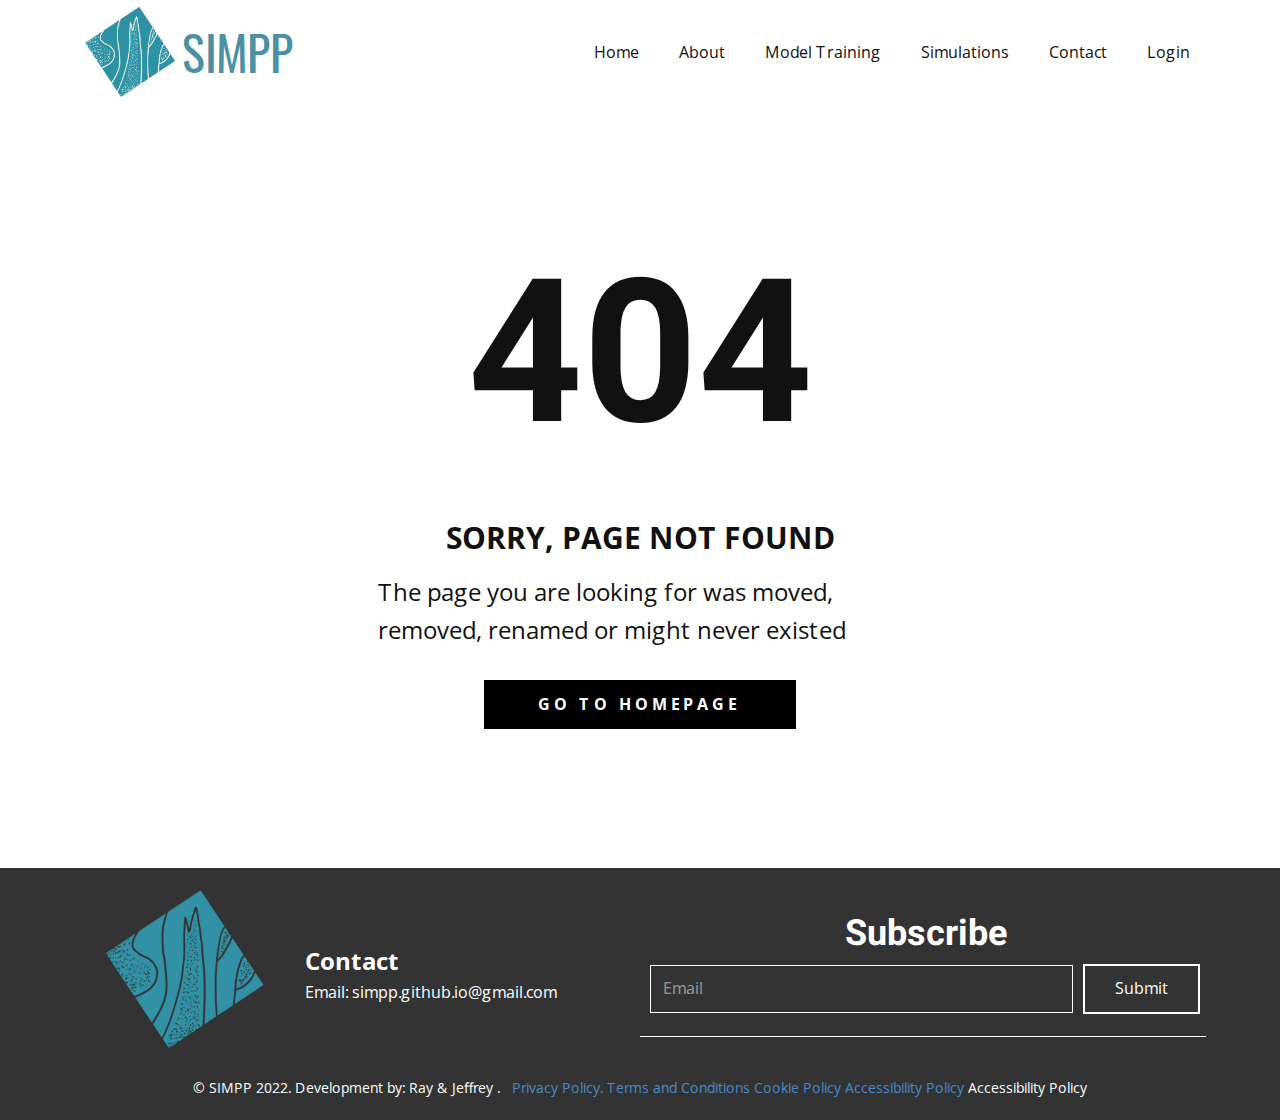
<file: 404-Not-Found.html>
<!DOCTYPE html>
<html style="font-size: 16px;" lang="en"><head>
    <meta name="viewport" content="width=device-width, initial-scale=1.0">
    <meta charset="utf-8">
    <meta name="keywords" content="">
    <meta name="description" content="">
    <meta name="page_type" content="np-template-header-footer-from-plugin">
    <title>404 Not Found</title>
    <link rel="stylesheet" href="nicepage.css" media="screen">
<link rel="stylesheet" href="404-Not-Found.css" media="screen">
    <script class="u-script" type="text/javascript" src="jquery.js" defer=""></script>
    <script class="u-script" type="text/javascript" src="nicepage.js" defer=""></script>
    <link rel="icon" href="images/favicon.png">
    <link id="u-theme-google-font" rel="stylesheet" href="fonts.css">
    <link id="u-page-google-font" rel="stylesheet" href="404-Not-Found-fonts.css">
    
    
    <script type="application/ld+json">{
		"@context": "http://schema.org",
		"@type": "Organization",
		"name": "SIMPP"
}</script>
    <meta name="theme-color" content="#478ac9">
    <meta property="og:title" content="404 Not Found">
    <meta property="og:description" content="">
    <meta property="og:type" content="website">
  <script src="https://www.google.com/recaptcha/api.js?render=6LeA3YwfAAAAAIdOSapftV9kzbWe_RAA2pHVobuo"></script>
    <script>
( function( grecaptcha, sitekey, actions ) {

	var recaptcha = {

		execute: function( action ) {
			grecaptcha.execute(
				sitekey,
				{ action: action }
			).then( function( token ) {
				var forms = document.getElementsByTagName( 'form' );

				for ( var i = 0; i < forms.length; i++ ) {
					var fields = forms[ i ].getElementsByTagName( 'input' );

					for ( var j = 0; j < fields.length; j++ ) {
						var field = fields[ j ];

						if ( 'recaptchaResponse' === field.getAttribute( 'name' ) ) {
							field.setAttribute( 'value', token );
							break;
						}
					}
				}
			} );
		},

		executeContact: function() {
			recaptcha.execute( actions[ 'contact' ] );
		}
	};

	grecaptcha.ready(
		recaptcha.executeContact
	);

	document.addEventListener( 'change',
		recaptcha.executeContact, false
	);
} )(
	grecaptcha,
	'6LeA3YwfAAAAAIdOSapftV9kzbWe_RAA2pHVobuo',
	{"contact":"contact"}
);
    </script>
</head>
  <body class="u-body u-xl-mode"><header class="u-clearfix u-header u-header" id="sec-acae"><div class="u-clearfix u-sheet u-valign-middle-md u-valign-middle-sm u-valign-middle-xs u-sheet-1">
        <div class="u-clearfix u-group-elements u-group-elements-1">
          <img class="u-hover-feature u-image u-image-default u-image-1" src="images/Untitled_Artwork911.png" alt="" data-image-width="1643" data-image-height="1341" data-href="Home.html" data-page-id="74660296">
          <h1 class="u-custom-font u-font-oswald u-hover-feature u-text u-text-custom-color-1 u-text-default u-text-1">
            <a class="u-active-none u-border-none u-btn u-button-link u-button-style u-hover-none u-none u-text-custom-color-1 u-btn-1" href="Home.html" data-page-id="74660296">SIMPP</a>
          </h1>
        </div>
        <nav class="u-align-left u-menu u-menu-dropdown u-offcanvas u-offcanvas-shift u-menu-1" data-responsive-from="MD">
          <div class="menu-collapse">
            <a class="u-button-style u-custom-text-active-color u-custom-text-hover-color u-nav-link" href="#" style="padding: 4px 0px; font-size: calc(1em + 8px);">
              <svg class="u-svg-link" preserveAspectRatio="xMidYMin slice" viewBox="0 0 302 302" style=""><use xmlns:xlink="http://www.w3.org/1999/xlink" xlink:href="#svg-5c50"></use></svg>
              <svg xmlns="http://www.w3.org/2000/svg" xmlns:xlink="http://www.w3.org/1999/xlink" version="1.1" id="svg-5c50" x="0px" y="0px" viewBox="0 0 302 302" style="enable-background:new 0 0 302 302;" xml:space="preserve" class="u-svg-content"><g><rect y="36" width="302" height="30"></rect><rect y="236" width="302" height="30"></rect><rect y="136" width="302" height="30"></rect>
</g><g></g><g></g><g></g><g></g><g></g><g></g><g></g><g></g><g></g><g></g><g></g><g></g><g></g><g></g><g></g></svg>
            </a>
          </div>
          <div class="u-custom-menu u-nav-container">
            <ul class="u-nav u-unstyled u-nav-1"><li class="u-nav-item"><a class="u-button-style u-nav-link u-text-active-palette-2-base u-text-hover-custom-color-1" href="Home.html" style="padding: 10px 20px;">Home</a>
</li><li class="u-nav-item"><a class="u-button-style u-nav-link u-text-active-palette-2-base u-text-hover-custom-color-1" href="About.html" style="padding: 10px 20px;">About</a>
</li><li class="u-nav-item"><a class="u-button-style u-nav-link u-text-active-palette-2-base u-text-hover-custom-color-1" href="Model-Training.html" style="padding: 10px 20px;">Model Training</a>
</li><li class="u-nav-item"><a class="u-button-style u-nav-link u-text-active-palette-2-base u-text-hover-custom-color-1" href="Simulations.html" style="padding: 10px 20px;">Simulations</a>
</li><li class="u-nav-item"><a class="u-button-style u-nav-link u-text-active-palette-2-base u-text-hover-custom-color-1" href="Contact.html" style="padding: 10px 20px;">Contact</a>
</li><li class="u-nav-item"><a class="u-button-style u-nav-link u-text-active-palette-2-base u-text-hover-custom-color-1" href="Login.html" style="padding: 10px 20px;">Login</a>
</li></ul>
          </div>
          <div class="u-custom-menu u-nav-container-collapse">
            <div class="u-align-center u-black u-container-style u-inner-container-layout u-opacity u-opacity-95 u-sidenav">
              <div class="u-inner-container-layout u-sidenav-overflow">
                <div class="u-menu-close"></div>
                <ul class="u-align-center u-nav u-popupmenu-items u-unstyled u-nav-2"><li class="u-nav-item"><a class="u-button-style u-nav-link" href="Home.html">Home</a>
</li><li class="u-nav-item"><a class="u-button-style u-nav-link" href="About.html">About</a>
</li><li class="u-nav-item"><a class="u-button-style u-nav-link" href="Model-Training.html">Model Training</a>
</li><li class="u-nav-item"><a class="u-button-style u-nav-link" href="Simulations.html">Simulations</a>
</li><li class="u-nav-item"><a class="u-button-style u-nav-link" href="Contact.html">Contact</a>
</li><li class="u-nav-item"><a class="u-button-style u-nav-link" href="Login.html">Login</a>
</li></ul>
              </div>
            </div>
            <div class="u-black u-menu-overlay u-opacity u-opacity-70"></div>
          </div>
        </nav>
      </div></header>
    <section class="u-clearfix u-section-1" id="sec-1960">
      <div class="u-clearfix u-sheet u-valign-middle u-sheet-1">
        <h1 class="u-hover-feature u-text u-text-default u-text-1">404</h1>
        <p class="u-text u-text-default u-text-not-found-message u-text-2">sorry, pa​ge not found</p>
        <p class="u-text u-text-3">The page you are looking for was moved, removed, renamed or might never existed</p>
        <a href="Home.html" data-page-id="74660296" class="u-active-white u-black u-border-2 u-border-active-black u-border-black u-border-hover-black u-btn u-button-style u-hover-white u-text-active-black u-text-body-alt-color u-text-hover-black u-btn-1">Go to homepage</a>
      </div>
      
    </section>
    
    
    <footer class="u-align-center u-clearfix u-footer u-grey-80 u-footer" id="sec-8b5f"><div class="u-clearfix u-sheet u-sheet-1">
        <img class="u-image u-image-default u-preserve-proportions u-image-1" src="images/Untitled_Artwork2.png" alt="" data-image-width="2048" data-image-height="2048">
        <p class="u-align-left u-text u-text-1">
          <span style="font-size: 1.5rem; font-weight: 700;">Contact</span>
          <br>Email:&nbsp;simpp.github.io@gmail.com<br>
          <br>
        </p>
        <h1 class="u-text u-text-2">Subscribe</h1>
        <div class="u-form u-form-1">
          <form action="scripts/form-8b5f-6.php" method="POST" class="u-clearfix u-form-horizontal u-form-spacing-10 u-inner-form" source="customphp" name="form" style="padding: 10px;">
            <div class="u-form-email u-form-group u-form-partition-factor-2">
              <label for="email-cca4" class="u-form-control-hidden u-label"></label>
              <input type="email" placeholder="Email" id="email-cca4" name="email" class="u-border-1 u-border-white u-input u-input-rectangle" required="">
            </div>
            <div class="u-align-left u-form-group u-form-submit">
              <a href="#" class="u-border-2 u-border-white u-btn u-btn-submit u-button-style u-hover-white u-none u-btn-1">Submit</a>
              <input type="submit" value="submit" class="u-form-control-hidden">
            </div>
            <div class="u-form-send-message u-form-send-success"> Thank you! Your message has been sent. </div>
            <div class="u-form-send-error u-form-send-message"> Unable to send your message. Please fix errors then try again. </div>
            <input type="hidden" value="" name="recaptchaResponse">
          </form>
        </div>
        <div class="u-border-1 u-border-white u-line u-line-horizontal u-line-1"></div>
        <p class="u-small-text u-text u-text-variant u-text-3"> © SIMPP 2022. Development by:&nbsp;Ray &amp; Jeffrey . &nbsp;&nbsp;<a href="https://ichthion.com/privacy-policy/" class="u-active-none u-border-none u-btn u-button-style u-hover-none u-none u-text-palette-1-base u-btn-2">Privacy Policy.</a>&nbsp;<a href="https://ichthion.com/terms-and-conditions/" class="u-active-none u-border-none u-btn u-button-style u-hover-none u-none u-text-palette-1-base u-btn-3">Terms and Conditions</a>&nbsp;<a href="https://ichthion.com/cookie-policy/" class="u-active-none u-border-none u-btn u-button-style u-hover-none u-none u-text-palette-1-base u-btn-4">Cookie Policy</a>&nbsp;<a href="https://ichthion.com/accessibility-policy/" class="u-active-none u-border-none u-btn u-button-style u-hover-none u-none u-text-palette-1-base u-btn-5">Accessibility Policy</a>&nbsp;Accessibility Policy
        </p>
      </div></footer>
  
</body></html>
</file>
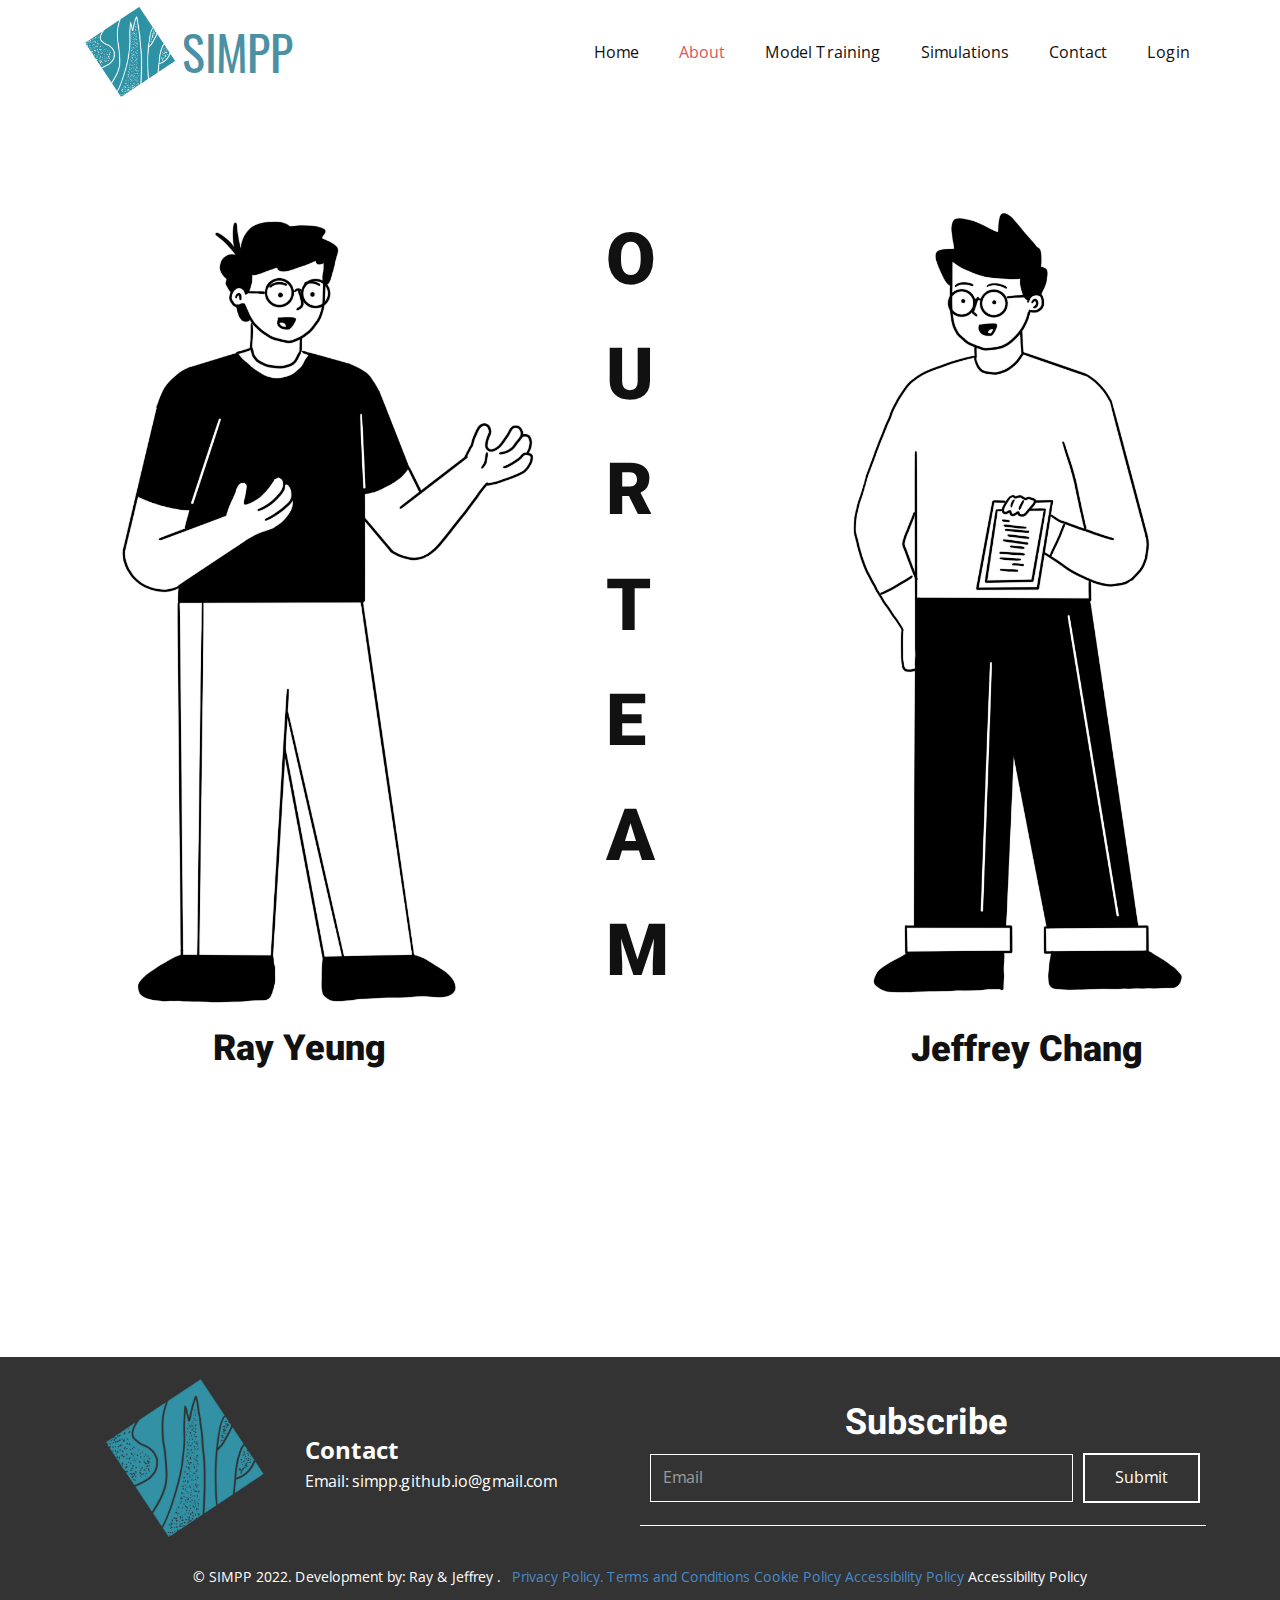
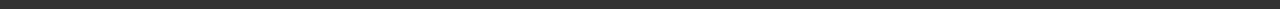
<file: About.html>
<!DOCTYPE html>
<html style="font-size: 16px;" lang="en"><head>
    <meta name="viewport" content="width=device-width, initial-scale=1.0">
    <meta charset="utf-8">
    <meta name="keywords" content="">
    <meta name="description" content="">
    <meta name="page_type" content="np-template-header-footer-from-plugin">
    <title>About</title>
    <link rel="stylesheet" href="nicepage.css" media="screen">
<link rel="stylesheet" href="About.css" media="screen">
    <script class="u-script" type="text/javascript" src="jquery.js" defer=""></script>
    <script class="u-script" type="text/javascript" src="nicepage.js" defer=""></script>
    <link rel="icon" href="images/favicon.png">
    <link id="u-theme-google-font" rel="stylesheet" href="fonts.css">
    <link id="u-page-google-font" rel="stylesheet" href="About-fonts.css">
    
    
    <script type="application/ld+json">{
		"@context": "http://schema.org",
		"@type": "Organization",
		"name": "SIMPP"
}</script>
    <meta name="theme-color" content="#478ac9">
    <meta property="og:title" content="About">
    <meta property="og:description" content="">
    <meta property="og:type" content="website">
  <script src="https://www.google.com/recaptcha/api.js?render=6LeA3YwfAAAAAIdOSapftV9kzbWe_RAA2pHVobuo"></script>
    <script>
( function( grecaptcha, sitekey, actions ) {

	var recaptcha = {

		execute: function( action ) {
			grecaptcha.execute(
				sitekey,
				{ action: action }
			).then( function( token ) {
				var forms = document.getElementsByTagName( 'form' );

				for ( var i = 0; i < forms.length; i++ ) {
					var fields = forms[ i ].getElementsByTagName( 'input' );

					for ( var j = 0; j < fields.length; j++ ) {
						var field = fields[ j ];

						if ( 'recaptchaResponse' === field.getAttribute( 'name' ) ) {
							field.setAttribute( 'value', token );
							break;
						}
					}
				}
			} );
		},

		executeContact: function() {
			recaptcha.execute( actions[ 'contact' ] );
		}
	};

	grecaptcha.ready(
		recaptcha.executeContact
	);

	document.addEventListener( 'change',
		recaptcha.executeContact, false
	);
} )(
	grecaptcha,
	'6LeA3YwfAAAAAIdOSapftV9kzbWe_RAA2pHVobuo',
	{"contact":"contact"}
);
    </script>
</head>
  <body class="u-body u-xl-mode"><header class="u-clearfix u-header u-header" id="sec-acae"><div class="u-clearfix u-sheet u-valign-middle-md u-valign-middle-sm u-valign-middle-xs u-sheet-1">
        <div class="u-clearfix u-group-elements u-group-elements-1">
          <img class="u-hover-feature u-image u-image-default u-image-1" src="images/Untitled_Artwork911.png" alt="" data-image-width="1643" data-image-height="1341" data-href="Home.html" data-page-id="74660296">
          <h1 class="u-custom-font u-font-oswald u-hover-feature u-text u-text-custom-color-1 u-text-default u-text-1">
            <a class="u-active-none u-border-none u-btn u-button-link u-button-style u-hover-none u-none u-text-custom-color-1 u-btn-1" href="Home.html" data-page-id="74660296">SIMPP</a>
          </h1>
        </div>
        <nav class="u-align-left u-menu u-menu-dropdown u-offcanvas u-offcanvas-shift u-menu-1" data-responsive-from="MD">
          <div class="menu-collapse">
            <a class="u-button-style u-custom-text-active-color u-custom-text-hover-color u-nav-link" href="#" style="padding: 4px 0px; font-size: calc(1em + 8px);">
              <svg class="u-svg-link" preserveAspectRatio="xMidYMin slice" viewBox="0 0 302 302" style=""><use xmlns:xlink="http://www.w3.org/1999/xlink" xlink:href="#svg-5c50"></use></svg>
              <svg xmlns="http://www.w3.org/2000/svg" xmlns:xlink="http://www.w3.org/1999/xlink" version="1.1" id="svg-5c50" x="0px" y="0px" viewBox="0 0 302 302" style="enable-background:new 0 0 302 302;" xml:space="preserve" class="u-svg-content"><g><rect y="36" width="302" height="30"></rect><rect y="236" width="302" height="30"></rect><rect y="136" width="302" height="30"></rect>
</g><g></g><g></g><g></g><g></g><g></g><g></g><g></g><g></g><g></g><g></g><g></g><g></g><g></g><g></g><g></g></svg>
            </a>
          </div>
          <div class="u-custom-menu u-nav-container">
            <ul class="u-nav u-unstyled u-nav-1"><li class="u-nav-item"><a class="u-button-style u-nav-link u-text-active-palette-2-base u-text-hover-custom-color-1" href="Home.html" style="padding: 10px 20px;">Home</a>
</li><li class="u-nav-item"><a class="u-button-style u-nav-link u-text-active-palette-2-base u-text-hover-custom-color-1" href="About.html" style="padding: 10px 20px;">About</a>
</li><li class="u-nav-item"><a class="u-button-style u-nav-link u-text-active-palette-2-base u-text-hover-custom-color-1" href="Model-Training.html" style="padding: 10px 20px;">Model Training</a>
</li><li class="u-nav-item"><a class="u-button-style u-nav-link u-text-active-palette-2-base u-text-hover-custom-color-1" href="Simulations.html" style="padding: 10px 20px;">Simulations</a>
</li><li class="u-nav-item"><a class="u-button-style u-nav-link u-text-active-palette-2-base u-text-hover-custom-color-1" href="Contact.html" style="padding: 10px 20px;">Contact</a>
</li><li class="u-nav-item"><a class="u-button-style u-nav-link u-text-active-palette-2-base u-text-hover-custom-color-1" href="Login.html" style="padding: 10px 20px;">Login</a>
</li></ul>
          </div>
          <div class="u-custom-menu u-nav-container-collapse">
            <div class="u-align-center u-black u-container-style u-inner-container-layout u-opacity u-opacity-95 u-sidenav">
              <div class="u-inner-container-layout u-sidenav-overflow">
                <div class="u-menu-close"></div>
                <ul class="u-align-center u-nav u-popupmenu-items u-unstyled u-nav-2"><li class="u-nav-item"><a class="u-button-style u-nav-link" href="Home.html">Home</a>
</li><li class="u-nav-item"><a class="u-button-style u-nav-link" href="About.html">About</a>
</li><li class="u-nav-item"><a class="u-button-style u-nav-link" href="Model-Training.html">Model Training</a>
</li><li class="u-nav-item"><a class="u-button-style u-nav-link" href="Simulations.html">Simulations</a>
</li><li class="u-nav-item"><a class="u-button-style u-nav-link" href="Contact.html">Contact</a>
</li><li class="u-nav-item"><a class="u-button-style u-nav-link" href="Login.html">Login</a>
</li></ul>
              </div>
            </div>
            <div class="u-black u-menu-overlay u-opacity u-opacity-70"></div>
          </div>
        </nav>
      </div></header>
    <section class="u-clearfix u-section-1" id="sec-3fbc">
      <div class="u-clearfix u-sheet u-sheet-1">
        <img class="u-hover-feature u-image u-image-default u-image-1" src="images/Untitled_Artwork97copy2.png" alt="" data-image-width="653" data-image-height="1509">
        <img class="u-expanded-width-xs u-hover-feature u-image u-image-default u-image-2" src="images/Untitled_Artwork97copy.png" alt="" data-image-width="808" data-image-height="1469">
        <h1 class="u-text u-text-font u-title u-text-1">OUR TEAM</h1>
        <h1 class="u-text u-text-font u-title u-text-2">Ray Yeung</h1>
        <h1 class="u-text u-text-font u-title u-text-3">Jeffrey Chang</h1>
      </div>
      
      
    </section>
    
    
    <footer class="u-align-center u-clearfix u-footer u-grey-80 u-footer" id="sec-8b5f"><div class="u-clearfix u-sheet u-sheet-1">
        <img class="u-image u-image-default u-preserve-proportions u-image-1" src="images/Untitled_Artwork2.png" alt="" data-image-width="2048" data-image-height="2048">
        <p class="u-align-left u-text u-text-1">
          <span style="font-size: 1.5rem; font-weight: 700;">Contact</span>
          <br>Email:&nbsp;simpp.github.io@gmail.com<br>
          <br>
        </p>
        <h1 class="u-text u-text-2">Subscribe</h1>
        <div class="u-form u-form-1">
          <form action="scripts/form-8b5f.php" method="POST" class="u-clearfix u-form-horizontal u-form-spacing-10 u-inner-form" source="customphp" name="form" style="padding: 10px;">
            <div class="u-form-email u-form-group u-form-partition-factor-2">
              <label for="email-cca4" class="u-form-control-hidden u-label"></label>
              <input type="email" placeholder="Email" id="email-cca4" name="email" class="u-border-1 u-border-white u-input u-input-rectangle" required="">
            </div>
            <div class="u-align-left u-form-group u-form-submit">
              <a href="#" class="u-border-2 u-border-white u-btn u-btn-submit u-button-style u-hover-white u-none u-btn-1">Submit</a>
              <input type="submit" value="submit" class="u-form-control-hidden">
            </div>
            <div class="u-form-send-message u-form-send-success"> Thank you! Your message has been sent. </div>
            <div class="u-form-send-error u-form-send-message"> Unable to send your message. Please fix errors then try again. </div>
            <input type="hidden" value="" name="recaptchaResponse">
          </form>
        </div>
        <div class="u-border-1 u-border-white u-line u-line-horizontal u-line-1"></div>
        <p class="u-small-text u-text u-text-variant u-text-3"> © SIMPP 2022. Development by:&nbsp;Ray &amp; Jeffrey . &nbsp;&nbsp;<a href="https://ichthion.com/privacy-policy/" class="u-active-none u-border-none u-btn u-button-style u-hover-none u-none u-text-palette-1-base u-btn-2">Privacy Policy.</a>&nbsp;<a href="https://ichthion.com/terms-and-conditions/" class="u-active-none u-border-none u-btn u-button-style u-hover-none u-none u-text-palette-1-base u-btn-3">Terms and Conditions</a>&nbsp;<a href="https://ichthion.com/cookie-policy/" class="u-active-none u-border-none u-btn u-button-style u-hover-none u-none u-text-palette-1-base u-btn-4">Cookie Policy</a>&nbsp;<a href="https://ichthion.com/accessibility-policy/" class="u-active-none u-border-none u-btn u-button-style u-hover-none u-none u-text-palette-1-base u-btn-5">Accessibility Policy</a>&nbsp;Accessibility Policy
        </p>
      </div></footer><span style="height: 64px; width: 64px; margin-left: 0px; margin-right: auto; margin-top: 0px; background-image: none; right: 45px; bottom: 80px; padding: 15px;" class="u-back-to-top u-black u-icon u-icon-rectangle u-opacity u-opacity-80 u-radius-15 u-spacing-15" data-href="#">
        <svg class="u-svg-link" preserveAspectRatio="xMidYMin slice" viewBox="0 0 551.13 551.13"><use xmlns:xlink="http://www.w3.org/1999/xlink" xlink:href="#svg-1d98"></use></svg>
        <svg class="u-svg-content" enable-background="new 0 0 551.13 551.13" viewBox="0 0 551.13 551.13" xmlns="http://www.w3.org/2000/svg" id="svg-1d98"><path d="m275.565 189.451 223.897 223.897h51.668l-275.565-275.565-275.565 275.565h51.668z"></path></svg>
    </span>
  
</body></html>
</file>
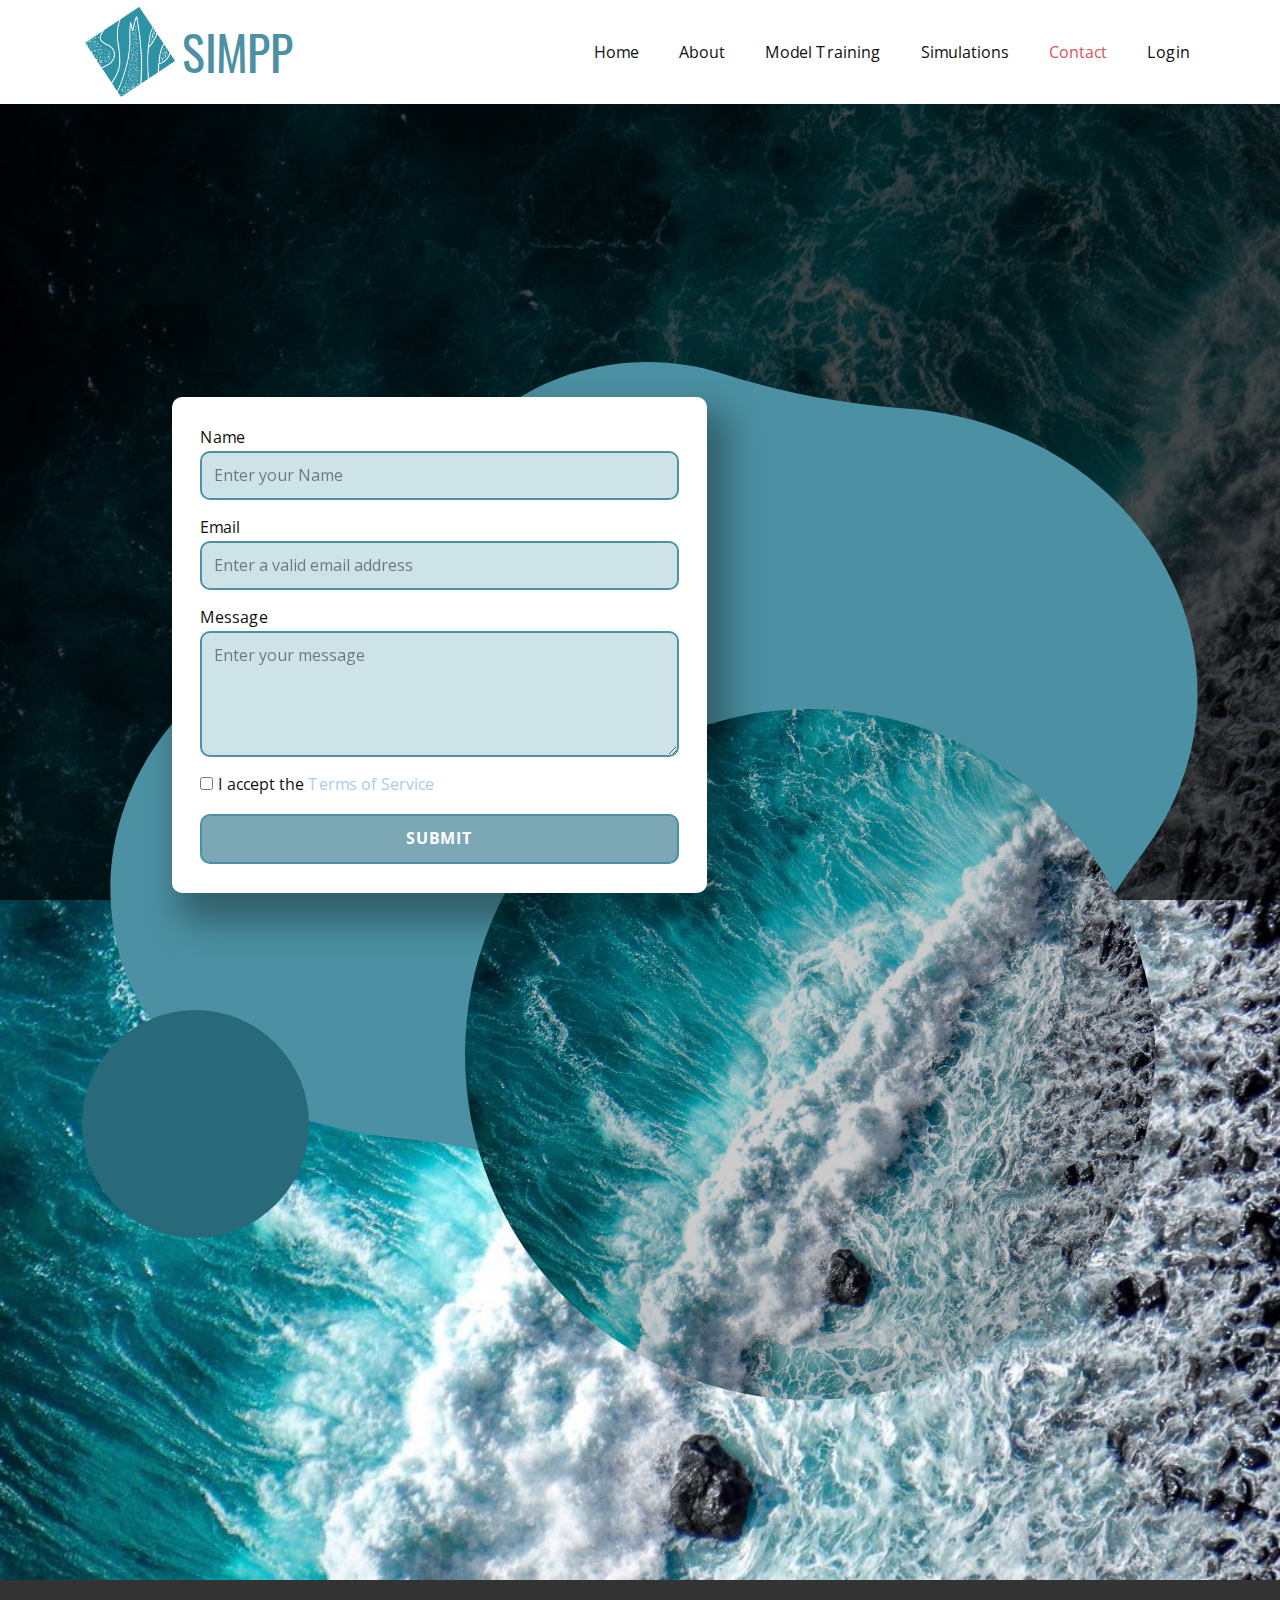
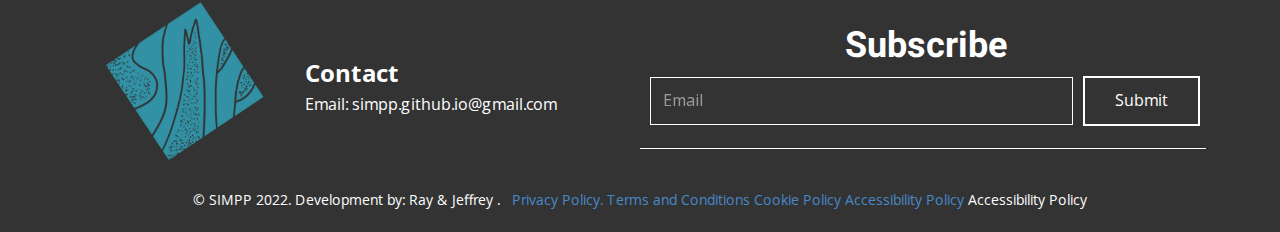
<file: Contact.html>
<!DOCTYPE html>
<html style="font-size: 16px;" lang="en"><head>
    <meta name="viewport" content="width=device-width, initial-scale=1.0">
    <meta charset="utf-8">
    <meta name="keywords" content="">
    <meta name="description" content="">
    <meta name="page_type" content="np-template-header-footer-from-plugin">
    <title>Contact</title>
    <link rel="stylesheet" href="nicepage.css" media="screen">
<link rel="stylesheet" href="Contact.css" media="screen">
    <script class="u-script" type="text/javascript" src="jquery.js" defer=""></script>
    <script class="u-script" type="text/javascript" src="nicepage.js" defer=""></script>
    
    <link rel="icon" href="images/favicon.png">
    <link id="u-theme-google-font" rel="stylesheet" href="fonts.css">
    <link id="u-page-google-font" rel="stylesheet" href="Contact-fonts.css">
    
    
    <script type="application/ld+json">{
		"@context": "http://schema.org",
		"@type": "Organization",
		"name": "SIMPP"
}</script>
    <meta name="theme-color" content="#478ac9">
    <meta property="og:title" content="Contact">
    <meta property="og:description" content="">
    <meta property="og:type" content="website">
  <script src="https://www.google.com/recaptcha/api.js?render=6LeA3YwfAAAAAIdOSapftV9kzbWe_RAA2pHVobuo"></script>
    <script>
( function( grecaptcha, sitekey, actions ) {

	var recaptcha = {

		execute: function( action ) {
			grecaptcha.execute(
				sitekey,
				{ action: action }
			).then( function( token ) {
				var forms = document.getElementsByTagName( 'form' );

				for ( var i = 0; i < forms.length; i++ ) {
					var fields = forms[ i ].getElementsByTagName( 'input' );

					for ( var j = 0; j < fields.length; j++ ) {
						var field = fields[ j ];

						if ( 'recaptchaResponse' === field.getAttribute( 'name' ) ) {
							field.setAttribute( 'value', token );
							break;
						}
					}
				}
			} );
		},

		executeContact: function() {
			recaptcha.execute( actions[ 'contact' ] );
		}
	};

	grecaptcha.ready(
		recaptcha.executeContact
	);

	document.addEventListener( 'change',
		recaptcha.executeContact, false
	);
} )(
	grecaptcha,
	'6LeA3YwfAAAAAIdOSapftV9kzbWe_RAA2pHVobuo',
	{"contact":"contact"}
);
    </script>
</head>
  <body class="u-body u-xl-mode"><header class="u-clearfix u-header u-header" id="sec-acae"><div class="u-clearfix u-sheet u-valign-middle-md u-valign-middle-sm u-valign-middle-xs u-sheet-1">
        <div class="u-clearfix u-group-elements u-group-elements-1">
          <img class="u-hover-feature u-image u-image-default u-image-1" src="images/Untitled_Artwork911.png" alt="" data-image-width="1643" data-image-height="1341" data-href="Home.html" data-page-id="74660296">
          <h1 class="u-custom-font u-font-oswald u-hover-feature u-text u-text-custom-color-1 u-text-default u-text-1">
            <a class="u-active-none u-border-none u-btn u-button-link u-button-style u-hover-none u-none u-text-custom-color-1 u-btn-1" href="Home.html" data-page-id="74660296">SIMPP</a>
          </h1>
        </div>
        <nav class="u-align-left u-menu u-menu-dropdown u-offcanvas u-offcanvas-shift u-menu-1" data-responsive-from="MD">
          <div class="menu-collapse">
            <a class="u-button-style u-custom-text-active-color u-custom-text-hover-color u-nav-link" href="#" style="padding: 4px 0px; font-size: calc(1em + 8px);">
              <svg class="u-svg-link" preserveAspectRatio="xMidYMin slice" viewBox="0 0 302 302" style=""><use xmlns:xlink="http://www.w3.org/1999/xlink" xlink:href="#svg-5c50"></use></svg>
              <svg xmlns="http://www.w3.org/2000/svg" xmlns:xlink="http://www.w3.org/1999/xlink" version="1.1" id="svg-5c50" x="0px" y="0px" viewBox="0 0 302 302" style="enable-background:new 0 0 302 302;" xml:space="preserve" class="u-svg-content"><g><rect y="36" width="302" height="30"></rect><rect y="236" width="302" height="30"></rect><rect y="136" width="302" height="30"></rect>
</g><g></g><g></g><g></g><g></g><g></g><g></g><g></g><g></g><g></g><g></g><g></g><g></g><g></g><g></g><g></g></svg>
            </a>
          </div>
          <div class="u-custom-menu u-nav-container">
            <ul class="u-nav u-unstyled u-nav-1"><li class="u-nav-item"><a class="u-button-style u-nav-link u-text-active-palette-2-base u-text-hover-custom-color-1" href="Home.html" style="padding: 10px 20px;">Home</a>
</li><li class="u-nav-item"><a class="u-button-style u-nav-link u-text-active-palette-2-base u-text-hover-custom-color-1" href="About.html" style="padding: 10px 20px;">About</a>
</li><li class="u-nav-item"><a class="u-button-style u-nav-link u-text-active-palette-2-base u-text-hover-custom-color-1" href="Model-Training.html" style="padding: 10px 20px;">Model Training</a>
</li><li class="u-nav-item"><a class="u-button-style u-nav-link u-text-active-palette-2-base u-text-hover-custom-color-1" href="Simulations.html" style="padding: 10px 20px;">Simulations</a>
</li><li class="u-nav-item"><a class="u-button-style u-nav-link u-text-active-palette-2-base u-text-hover-custom-color-1" href="Contact.html" style="padding: 10px 20px;">Contact</a>
</li><li class="u-nav-item"><a class="u-button-style u-nav-link u-text-active-palette-2-base u-text-hover-custom-color-1" href="Login.html" style="padding: 10px 20px;">Login</a>
</li></ul>
          </div>
          <div class="u-custom-menu u-nav-container-collapse">
            <div class="u-align-center u-black u-container-style u-inner-container-layout u-opacity u-opacity-95 u-sidenav">
              <div class="u-inner-container-layout u-sidenav-overflow">
                <div class="u-menu-close"></div>
                <ul class="u-align-center u-nav u-popupmenu-items u-unstyled u-nav-2"><li class="u-nav-item"><a class="u-button-style u-nav-link" href="Home.html">Home</a>
</li><li class="u-nav-item"><a class="u-button-style u-nav-link" href="About.html">About</a>
</li><li class="u-nav-item"><a class="u-button-style u-nav-link" href="Model-Training.html">Model Training</a>
</li><li class="u-nav-item"><a class="u-button-style u-nav-link" href="Simulations.html">Simulations</a>
</li><li class="u-nav-item"><a class="u-button-style u-nav-link" href="Contact.html">Contact</a>
</li><li class="u-nav-item"><a class="u-button-style u-nav-link" href="Login.html">Login</a>
</li></ul>
              </div>
            </div>
            <div class="u-black u-menu-overlay u-opacity u-opacity-70"></div>
          </div>
        </nav>
      </div></header>
    <section class="u-clearfix u-image u-parallax u-shading u-section-1" id="carousel_516e" data-image-width="981" data-image-height="1600">
      <div class="u-clearfix u-sheet u-sheet-1">
        <div class="u-expanded-width-lg u-expanded-width-sm u-shape u-shape-svg u-text-custom-color-1 u-shape-1">
          <svg class="u-svg-link" preserveAspectRatio="none" viewBox="0 0 160 150" style=""><use xmlns:xlink="http://www.w3.org/1999/xlink" xlink:href="#svg-1073"></use></svg>
          <svg xmlns="http://www.w3.org/2000/svg" xmlns:xlink="http://www.w3.org/1999/xlink" version="1.1" xml:space="preserve" class="u-svg-content" viewBox="0 0 160 150" x="0px" y="0px" id="svg-1073"><path d="M43.2,126.9c14.2,1.3,27.6,7,39.1,15.6c8.3,6.1,19.4,10.3,32.7,5.3c11.7-4.4,18.6-17.4,21-30.2c2.6-13.3,8.1-25.9,15.7-37.1
	c8.3-12.1,10.8-27.9,5.3-42.7C150.5,20.3,134.6,9,117,7.6C107.9,6.9,98.8,5,90.1,1.9C83-0.6,75-0.7,67.4,2.1
	c-9.9,3.7-17,11.6-20.1,21c-3.3,10.1-10.9,18-20.6,22.2c-0.1,0-0.1,0.1-0.2,0.1c-20.3,8.9-31,32-24.6,53.2
	C6.9,115.6,25.2,125.2,43.2,126.9z"></path></svg>
        </div>
        <div class="u-align-left u-hidden-md u-hidden-sm u-hidden-xs u-image u-image-circle u-preserve-proportions u-image-1" data-image-width="981" data-image-height="1600"></div>
        <div class="u-custom-color-2 u-shape u-shape-circle u-shape-2"></div>
        <div class="u-form u-radius-10 u-white u-form-1">
          <form action="scripts/form-carousel_516e.php" method="POST" class="u-clearfix u-form-spacing-15 u-form-vertical u-inner-form" source="customphp" name="form" style="padding: 28px;">
            <div class="u-form-group u-form-name">
              <label for="name-4c18" class="u-label">Name</label>
              <input type="text" placeholder="Enter your Name" id="name-4c18" name="name" class="u-border-2 u-border-custom-color-1 u-custom-color-6 u-input u-input-rectangle u-radius-10" required="">
            </div>
            <div class="u-form-email u-form-group">
              <label for="email-4c18" class="u-label">Email</label>
              <input type="email" placeholder="Enter a valid email address" id="email-4c18" name="email" class="u-border-2 u-border-custom-color-1 u-custom-color-6 u-input u-input-rectangle u-radius-10" required="">
            </div>
            <div class="u-form-group u-form-message">
              <label for="message-4c18" class="u-label">Message</label>
              <textarea placeholder="Enter your message" rows="4" cols="50" id="message-4c18" name="message" class="u-border-2 u-border-custom-color-1 u-custom-color-6 u-input u-input-rectangle u-radius-10" required=""></textarea>
            </div>
            <div class="u-form-agree u-form-group u-form-group-4">
              <input type="checkbox" id="agree-a472" name="agree" class="u-agree-checkbox" required="">
              <label for="agree-a472" class="u-label">I accept the <a href="#">Terms of Service</a>
              </label>
            </div>
            <div class="u-align-right u-form-group u-form-submit">
              <a href="#" class="u-active-custom-color-5 u-border-2 u-border-active-custom-color-5 u-border-custom-color-1 u-border-hover-custom-color-2 u-btn u-btn-round u-btn-submit u-button-style u-custom-color-4 u-hover-custom-color-2 u-radius-10 u-btn-1">Submit</a>
              <input type="submit" value="submit" class="u-form-control-hidden">
            </div>
            <div class="u-form-send-message u-form-send-success"> Thank you! Your message has been sent. </div>
            <div class="u-form-send-error u-form-send-message"> Unable to send your message. Please fix errors then try again. </div>
            <input type="hidden" value="" name="recaptchaResponse">
          </form>
        </div>
      </div>
    </section>
    
    
    <footer class="u-align-center u-clearfix u-footer u-grey-80 u-footer" id="sec-8b5f"><div class="u-clearfix u-sheet u-sheet-1">
        <img class="u-image u-image-default u-preserve-proportions u-image-1" src="images/Untitled_Artwork2.png" alt="" data-image-width="2048" data-image-height="2048">
        <p class="u-align-left u-text u-text-1">
          <span style="font-size: 1.5rem; font-weight: 700;">Contact</span>
          <br>Email:&nbsp;simpp.github.io@gmail.com<br>
          <br>
        </p>
        <h1 class="u-text u-text-2">Subscribe</h1>
        <div class="u-form u-form-1">
          <form action="scripts/form-8b5f-1.php" method="POST" class="u-clearfix u-form-horizontal u-form-spacing-10 u-inner-form" source="customphp" name="form" style="padding: 10px;">
            <div class="u-form-email u-form-group u-form-partition-factor-2">
              <label for="email-cca4" class="u-form-control-hidden u-label"></label>
              <input type="email" placeholder="Email" id="email-cca4" name="email" class="u-border-1 u-border-white u-input u-input-rectangle" required="">
            </div>
            <div class="u-align-left u-form-group u-form-submit">
              <a href="#" class="u-border-2 u-border-white u-btn u-btn-submit u-button-style u-hover-white u-none u-btn-1">Submit</a>
              <input type="submit" value="submit" class="u-form-control-hidden">
            </div>
            <div class="u-form-send-message u-form-send-success"> Thank you! Your message has been sent. </div>
            <div class="u-form-send-error u-form-send-message"> Unable to send your message. Please fix errors then try again. </div>
            <input type="hidden" value="" name="recaptchaResponse">
          </form>
        </div>
        <div class="u-border-1 u-border-white u-line u-line-horizontal u-line-1"></div>
        <p class="u-small-text u-text u-text-variant u-text-3"> © SIMPP 2022. Development by:&nbsp;Ray &amp; Jeffrey . &nbsp;&nbsp;<a href="https://ichthion.com/privacy-policy/" class="u-active-none u-border-none u-btn u-button-style u-hover-none u-none u-text-palette-1-base u-btn-2">Privacy Policy.</a>&nbsp;<a href="https://ichthion.com/terms-and-conditions/" class="u-active-none u-border-none u-btn u-button-style u-hover-none u-none u-text-palette-1-base u-btn-3">Terms and Conditions</a>&nbsp;<a href="https://ichthion.com/cookie-policy/" class="u-active-none u-border-none u-btn u-button-style u-hover-none u-none u-text-palette-1-base u-btn-4">Cookie Policy</a>&nbsp;<a href="https://ichthion.com/accessibility-policy/" class="u-active-none u-border-none u-btn u-button-style u-hover-none u-none u-text-palette-1-base u-btn-5">Accessibility Policy</a>&nbsp;Accessibility Policy
        </p>
      </div></footer><span style="height: 64px; width: 64px; margin-left: 0px; margin-right: auto; margin-top: 0px; background-image: none; right: 45px; bottom: 80px; padding: 15px;" class="u-back-to-top u-black u-icon u-icon-rectangle u-opacity u-opacity-80 u-radius-15 u-spacing-15" data-href="#">
        <svg class="u-svg-link" preserveAspectRatio="xMidYMin slice" viewBox="0 0 551.13 551.13"><use xmlns:xlink="http://www.w3.org/1999/xlink" xlink:href="#svg-1d98"></use></svg>
        <svg class="u-svg-content" enable-background="new 0 0 551.13 551.13" viewBox="0 0 551.13 551.13" xmlns="http://www.w3.org/2000/svg" id="svg-1d98"><path d="m275.565 189.451 223.897 223.897h51.668l-275.565-275.565-275.565 275.565h51.668z"></path></svg>
    </span>
  
</body></html>
</file>
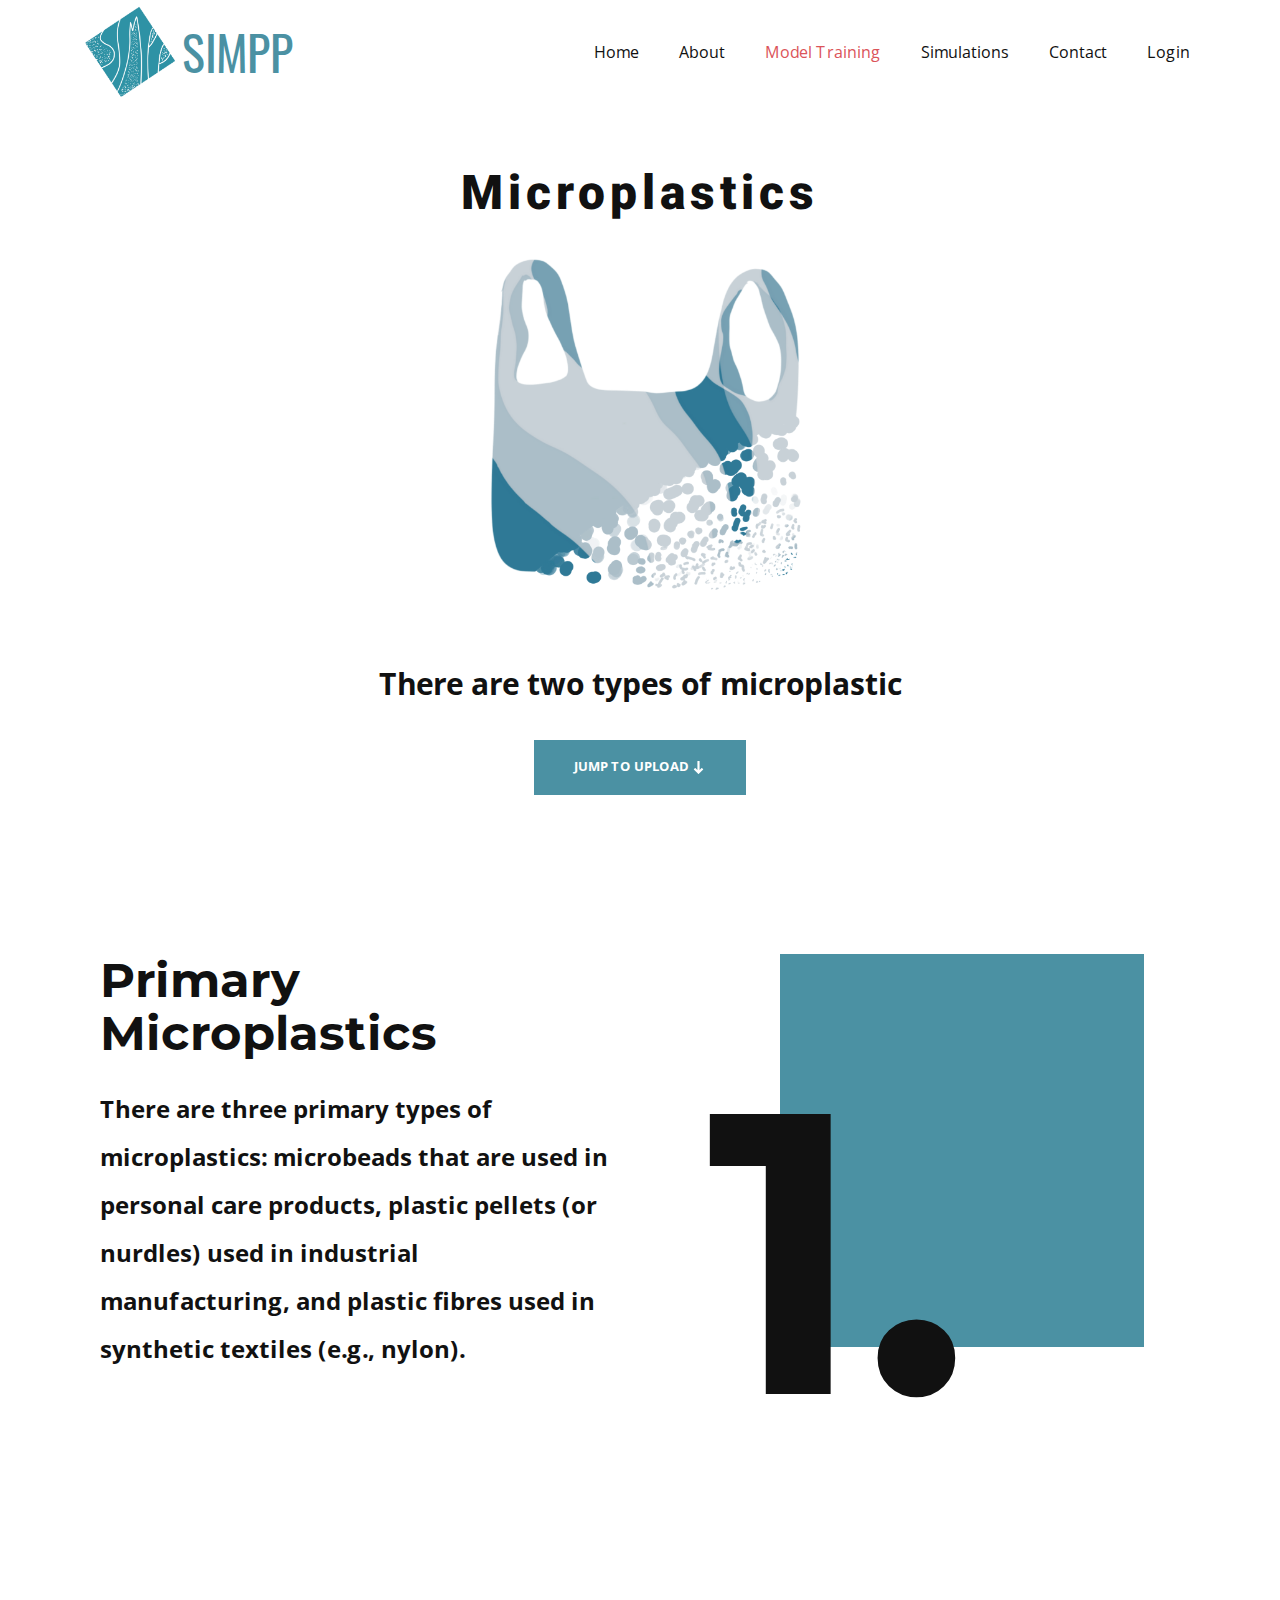
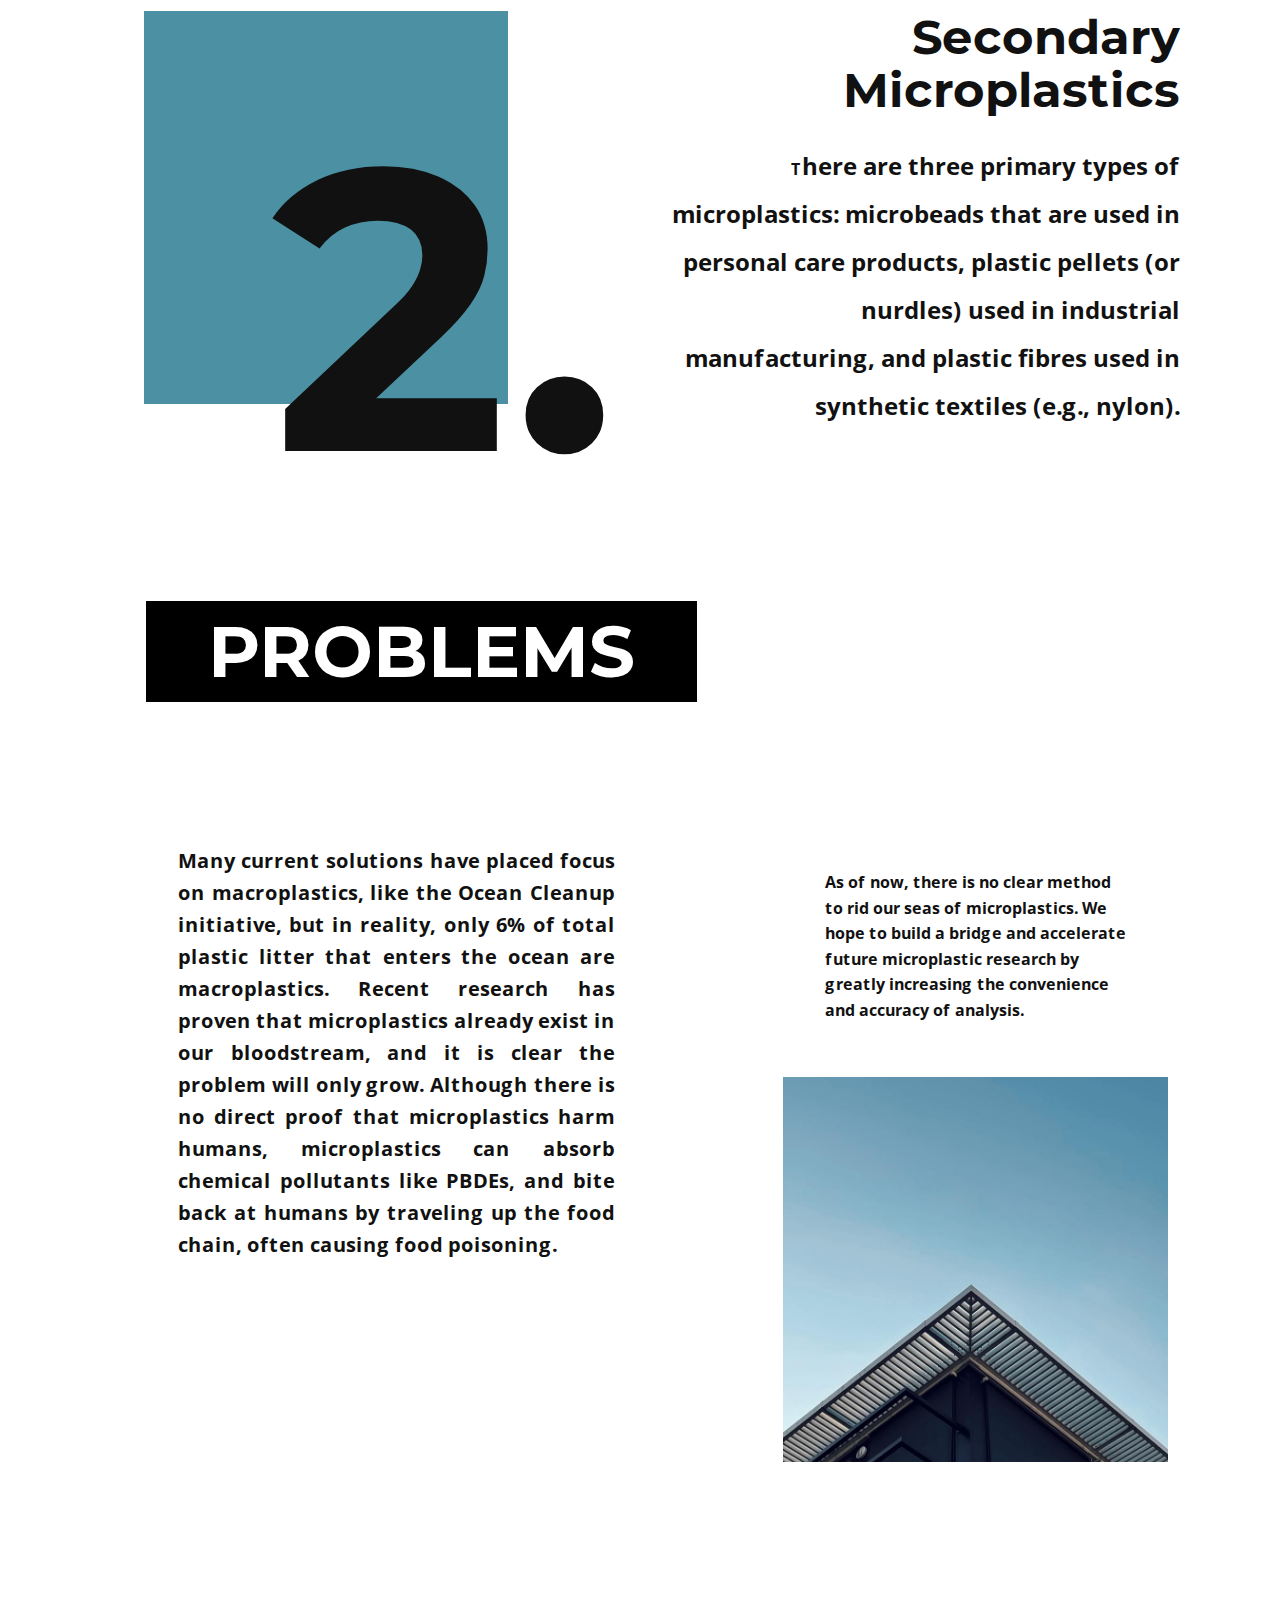
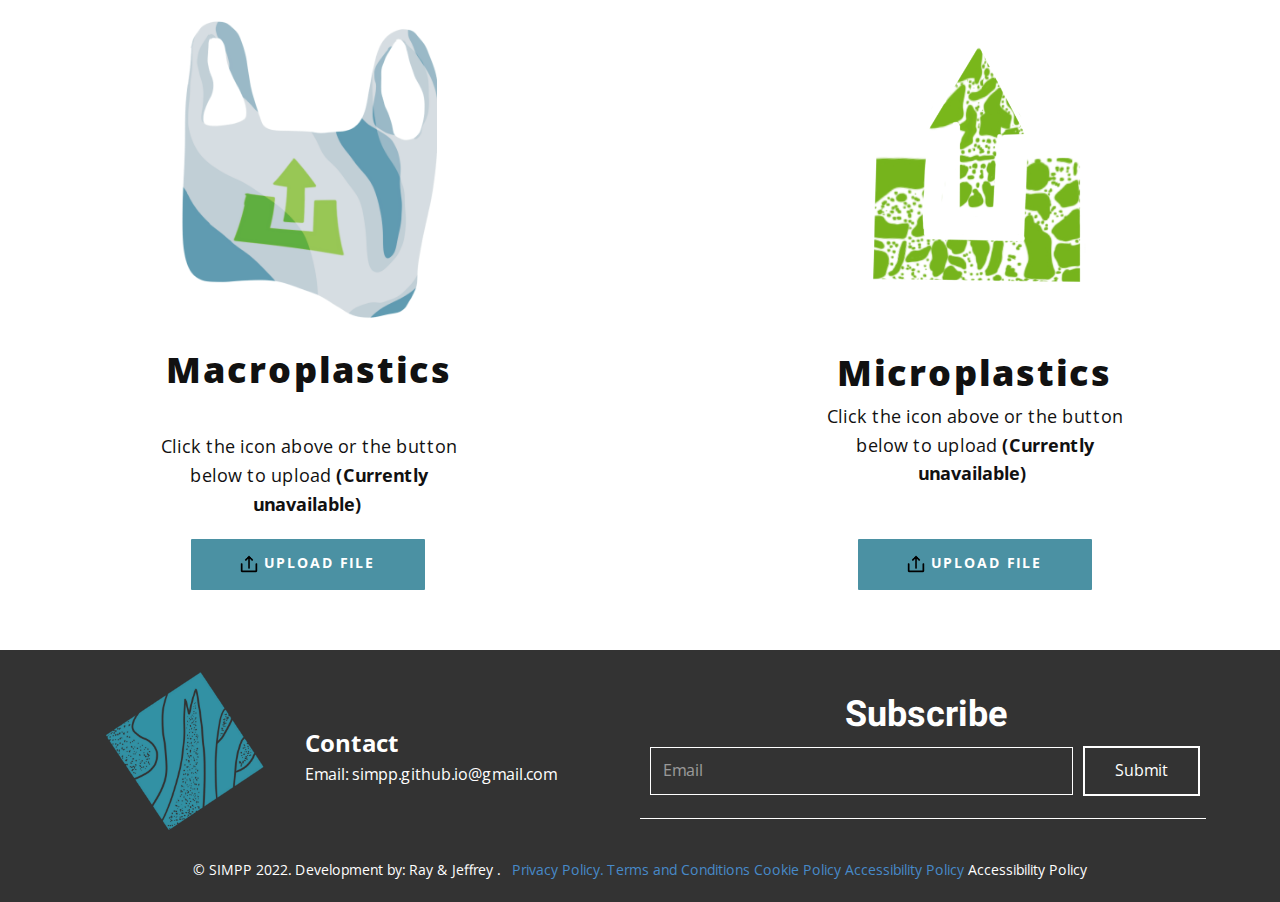
<file: Model-Training.html>
<!DOCTYPE html>
<html style="font-size: 16px;" lang="en"><head>
    <meta name="viewport" content="width=device-width, initial-scale=1.0">
    <meta charset="utf-8">
    <meta name="keywords" content="">
    <meta name="description" content="">
    <meta name="page_type" content="np-template-header-footer-from-plugin">
    <meta property="og:title" content="Model Training">
    <meta property="og:image" content="images/4633af5f-77a8-f872-bada-28f4fd676887-15.gif">
    <title>Model Training</title>
    <link rel="stylesheet" href="nicepage.css" media="screen">
<link rel="stylesheet" href="Model-Training.css" media="screen">
    <script class="u-script" type="text/javascript" src="jquery.js" defer=""></script>
    <script class="u-script" type="text/javascript" src="nicepage.js" defer=""></script>
    <link rel="icon" href="images/favicon.png">
    <link id="u-theme-google-font" rel="stylesheet" href="fonts.css">
    <link id="u-page-google-font" rel="stylesheet" href="Model-Training-fonts.css">
    
    
    
    
    
    
    <script type="application/ld+json">{
		"@context": "http://schema.org",
		"@type": "Organization",
		"name": "SIMPP"
}</script>
    <meta name="theme-color" content="#478ac9">
    <meta property="og:description" content="">
    <meta property="og:type" content="website">
  <script src="https://www.google.com/recaptcha/api.js?render=6LeA3YwfAAAAAIdOSapftV9kzbWe_RAA2pHVobuo"></script>
    <script>
( function( grecaptcha, sitekey, actions ) {

	var recaptcha = {

		execute: function( action ) {
			grecaptcha.execute(
				sitekey,
				{ action: action }
			).then( function( token ) {
				var forms = document.getElementsByTagName( 'form' );

				for ( var i = 0; i < forms.length; i++ ) {
					var fields = forms[ i ].getElementsByTagName( 'input' );

					for ( var j = 0; j < fields.length; j++ ) {
						var field = fields[ j ];

						if ( 'recaptchaResponse' === field.getAttribute( 'name' ) ) {
							field.setAttribute( 'value', token );
							break;
						}
					}
				}
			} );
		},

		executeContact: function() {
			recaptcha.execute( actions[ 'contact' ] );
		}
	};

	grecaptcha.ready(
		recaptcha.executeContact
	);

	document.addEventListener( 'change',
		recaptcha.executeContact, false
	);
} )(
	grecaptcha,
	'6LeA3YwfAAAAAIdOSapftV9kzbWe_RAA2pHVobuo',
	{"contact":"contact"}
);
    </script>
</head>
  <body class="u-body u-xl-mode"><header class="u-clearfix u-header u-header" id="sec-acae"><div class="u-clearfix u-sheet u-valign-middle-md u-valign-middle-sm u-valign-middle-xs u-sheet-1">
        <div class="u-clearfix u-group-elements u-group-elements-1">
          <img class="u-hover-feature u-image u-image-default u-image-1" src="images/Untitled_Artwork911.png" alt="" data-image-width="1643" data-image-height="1341" data-href="Home.html" data-page-id="74660296">
          <h1 class="u-custom-font u-font-oswald u-hover-feature u-text u-text-custom-color-1 u-text-default u-text-1">
            <a class="u-active-none u-border-none u-btn u-button-link u-button-style u-hover-none u-none u-text-custom-color-1 u-btn-1" href="Home.html" data-page-id="74660296">SIMPP</a>
          </h1>
        </div>
        <nav class="u-align-left u-menu u-menu-dropdown u-offcanvas u-offcanvas-shift u-menu-1" data-responsive-from="MD">
          <div class="menu-collapse">
            <a class="u-button-style u-custom-text-active-color u-custom-text-hover-color u-nav-link" href="#" style="padding: 4px 0px; font-size: calc(1em + 8px);">
              <svg class="u-svg-link" preserveAspectRatio="xMidYMin slice" viewBox="0 0 302 302" style=""><use xmlns:xlink="http://www.w3.org/1999/xlink" xlink:href="#svg-5c50"></use></svg>
              <svg xmlns="http://www.w3.org/2000/svg" xmlns:xlink="http://www.w3.org/1999/xlink" version="1.1" id="svg-5c50" x="0px" y="0px" viewBox="0 0 302 302" style="enable-background:new 0 0 302 302;" xml:space="preserve" class="u-svg-content"><g><rect y="36" width="302" height="30"></rect><rect y="236" width="302" height="30"></rect><rect y="136" width="302" height="30"></rect>
</g><g></g><g></g><g></g><g></g><g></g><g></g><g></g><g></g><g></g><g></g><g></g><g></g><g></g><g></g><g></g></svg>
            </a>
          </div>
          <div class="u-custom-menu u-nav-container">
            <ul class="u-nav u-unstyled u-nav-1"><li class="u-nav-item"><a class="u-button-style u-nav-link u-text-active-palette-2-base u-text-hover-custom-color-1" href="Home.html" style="padding: 10px 20px;">Home</a>
</li><li class="u-nav-item"><a class="u-button-style u-nav-link u-text-active-palette-2-base u-text-hover-custom-color-1" href="About.html" style="padding: 10px 20px;">About</a>
</li><li class="u-nav-item"><a class="u-button-style u-nav-link u-text-active-palette-2-base u-text-hover-custom-color-1" href="Model-Training.html" style="padding: 10px 20px;">Model Training</a>
</li><li class="u-nav-item"><a class="u-button-style u-nav-link u-text-active-palette-2-base u-text-hover-custom-color-1" href="Simulations.html" style="padding: 10px 20px;">Simulations</a>
</li><li class="u-nav-item"><a class="u-button-style u-nav-link u-text-active-palette-2-base u-text-hover-custom-color-1" href="Contact.html" style="padding: 10px 20px;">Contact</a>
</li><li class="u-nav-item"><a class="u-button-style u-nav-link u-text-active-palette-2-base u-text-hover-custom-color-1" href="Login.html" style="padding: 10px 20px;">Login</a>
</li></ul>
          </div>
          <div class="u-custom-menu u-nav-container-collapse">
            <div class="u-align-center u-black u-container-style u-inner-container-layout u-opacity u-opacity-95 u-sidenav">
              <div class="u-inner-container-layout u-sidenav-overflow">
                <div class="u-menu-close"></div>
                <ul class="u-align-center u-nav u-popupmenu-items u-unstyled u-nav-2"><li class="u-nav-item"><a class="u-button-style u-nav-link" href="Home.html">Home</a>
</li><li class="u-nav-item"><a class="u-button-style u-nav-link" href="About.html">About</a>
</li><li class="u-nav-item"><a class="u-button-style u-nav-link" href="Model-Training.html">Model Training</a>
</li><li class="u-nav-item"><a class="u-button-style u-nav-link" href="Simulations.html">Simulations</a>
</li><li class="u-nav-item"><a class="u-button-style u-nav-link" href="Contact.html">Contact</a>
</li><li class="u-nav-item"><a class="u-button-style u-nav-link" href="Login.html">Login</a>
</li></ul>
              </div>
            </div>
            <div class="u-black u-menu-overlay u-opacity u-opacity-70"></div>
          </div>
        </nav>
      </div></header>
    <section class="u-clearfix u-section-1" id="sec-3c96">
      <div class="u-clearfix u-sheet u-sheet-1">
        <h1 class="u-text u-text-default u-text-font u-text-1">Micropla<span style="font-weight: 700;"></span>stics
        </h1>
        <img class="u-image u-image-default u-preserve-proportions u-image-1" src="images/microplasticformation.png" alt="" data-image-width="2048" data-image-height="2048">
        <h3 class="u-custom-font u-text u-text-default u-text-font u-text-2"><b>There are two types of microplastic</b>
        </h3>
        <a href="Model-Training.html#sec-679f" data-page-id="98083972" class="u-border-none u-btn u-button-style u-custom-color-1 u-hover-custom-color-2 u-text-body-alt-color u-btn-1">Jump to upload&nbsp;<span class="u-icon u-text-white"><svg class="u-svg-content" viewBox="0 0 512 512" x="0px" y="0px" style="width: 1em; height: 1em;"><path d="M441.156,322.876l-48.666-47.386c-3.319-3.243-8.619-3.234-11.93,0.017l-81.894,80.299V8.533 c0-4.71-3.823-8.533-8.533-8.533h-68.267c-4.71,0-8.533,3.823-8.533,8.533v347.273l-81.894-80.299    c-3.311-3.243-8.602-3.251-11.921-0.017l-48.666,47.386c-1.655,1.604-2.586,3.806-2.586,6.11c0,2.304,0.939,4.506,2.586,6.11 l179.2,174.481c1.655,1.613,3.806,2.423,5.948,2.423c2.15,0,4.292-0.811,5.956-2.423l179.2-174.481 c1.647-1.604,2.577-3.806,2.577-6.11C443.733,326.682,442.803,324.48,441.156,322.876z"></path></svg><img></span>
        </a>
      </div>
    </section>
    <section class="u-align-left u-clearfix u-section-2" id="carousel_bf53">
      <div class="u-clearfix u-sheet u-valign-middle-lg u-valign-middle-md u-valign-middle-sm u-valign-middle-xs u-sheet-1">
        <div class="u-clearfix u-expanded-width u-layout-wrap u-layout-wrap-1">
          <div class="u-layout">
            <div class="u-layout-row">
              <div class="u-align-left u-container-style u-layout-cell u-size-30 u-layout-cell-1">
                <div class="u-container-layout u-valign-top u-container-layout-1">
                  <h2 class="u-custom-font u-font-montserrat u-text u-text-1">Primary Microplastics</h2>
                  <p class="u-text u-text-2"><b>
                      <span style="font-size: 1.5rem;">There are three primary types of microplastics: microbeads that are used in personal care products, plastic pellets (or nurdles) used in industrial manufacturing, and plastic fibres used in synthetic textiles (e.g., nylon). </span></b>
                    <br>
                  </p>
                </div>
              </div>
              <div class="u-align-center u-container-style u-layout-cell u-size-30 u-layout-cell-2">
                <div class="u-container-layout u-container-layout-2">
                  <div class="u-custom-color-1 u-shape u-shape-rectangle u-shape-1"></div>
                  <h1 class="u-custom-font u-font-montserrat u-text u-text-default u-text-3">1.</h1>
                </div>
              </div>
            </div>
          </div>
        </div>
      </div>
    </section>
    <section class="u-align-left u-clearfix u-section-3" id="carousel_0584">
      <div class="u-clearfix u-sheet u-valign-middle-lg u-valign-middle-md u-valign-middle-sm u-valign-middle-xs u-sheet-1">
        <div class="u-clearfix u-expanded-width u-gutter-0 u-layout-wrap u-layout-wrap-1">
          <div class="u-layout">
            <div class="u-layout-row">
              <div class="u-align-left u-container-style u-layout-cell u-size-30 u-layout-cell-1">
                <div class="u-container-layout u-valign-bottom u-container-layout-1">
                  <div class="u-custom-color-1 u-shape u-shape-rectangle u-shape-1"></div>
                  <h1 class="u-custom-font u-font-montserrat u-text u-text-default u-text-1">2.</h1>
                </div>
              </div>
              <div class="u-align-right u-container-style u-layout-cell u-size-30 u-layout-cell-2">
                <div class="u-container-layout u-container-layout-2">
                  <h2 class="u-custom-font u-font-montserrat u-text u-text-2">Secondary Microplastics</h2>
                  <p class="u-text u-text-3"><b>T<span style="font-size: 1.5rem;">here are three primary types of microplastics: microbeads that are used in personal care products, plastic pellets (or nurdles) used in industrial manufacturing, and plastic fibres used in synthetic textiles (e.g., nylon). </span></b>
                    <br>
                  </p>
                </div>
              </div>
            </div>
          </div>
        </div>
      </div>
    </section>
    <section class="u-align-left u-clearfix u-white u-section-4" id="carousel_958a">
      <div class="u-clearfix u-sheet u-sheet-1">
        <div class="u-align-center u-black u-container-style u-group u-group-1">
          <div class="u-container-layout u-valign-middle">
            <h2 class="u-custom-font u-font-montserrat u-text u-text-1">PROBLEMS</h2>
          </div>
        </div>
        <p class="u-align-justify u-text u-text-2">
          <span style="font-size: 1.25rem;"><b>Many current solutions have placed focus on macroplastics, like the Ocean Cleanup initiative, but in reality, only 6% of total plastic litter that enters the ocean are macroplastics. Recent research has proven that microplastics already exist in our bloodstream, and it is clear the problem will only grow. Although there is no direct proof that microplastics harm humans, microplastics can absorb chemical pollutants like PBDEs, and bite back at humans by traveling up the food chain, often causing food poisoning.</b>
          </span>
          <br>
        </p>
        <p class="u-align-left u-text u-text-3"><b>As of now, there is no clear method to rid our seas of microplastics. We hope to build a bridge and accelerate future microplastic research by greatly increasing the convenience and accuracy of analysis.&nbsp;</b>
        </p>
        <img class="u-image u-image-default u-image-1" src="images/pexels-kei-scampa-7288794.jpg" alt="" data-image-width="4032" data-image-height="3024">
      </div>
    </section>
    <section class="u-clearfix u-section-5" id="sec-679f">
      <div class="u-align-left u-clearfix u-sheet u-sheet-1">
        <img class="u-hover-feature u-image u-image-default u-opacity u-opacity-75 u-image-1" src="images/Untitled_Artworkcopy2.png" alt="" data-image-width="744" data-image-height="846">
        <p class="u-text u-text-default u-text-1">Macroplastics</p>
        <div class="u-align-left u-clearfix u-group-elements u-group-elements-1">
          <img class="u-hover-feature u-image u-image-default u-image-2" src="images/Untitled_Artwork.png" alt="" data-image-width="279" data-image-height="418">
          <img class="u-image u-image-default u-image-3" src="images/Untitled_Artworkcopy.png" alt="" data-image-width="404" data-image-height="386">
        </div>
        <p class="u-text u-text-default u-text-2">Microplastics</p>
        <p class="u-align-center u-text u-text-3">Click the icon above or the button below to upload&nbsp;<span style="font-weight: 700;">(Currently unavailable)&nbsp;</span>
        </p>
        <p class="u-align-center u-text u-text-4">Click the icon above or the button below to upload <span style="font-weight: 700;">(Currently unavailable)&nbsp;</span>
        </p>
        <a href="https://nicepage.cc" class="u-border-none u-btn u-btn-round u-button-style u-custom-color-1 u-hover-custom-color-2 u-radius-1 u-btn-1"><span class="u-file-icon u-icon u-icon-1"><img src="images/3580382.png" alt=""></span>&nbsp;Upload File
        </a>
        <a href="https://nicepage.cc" class="u-border-none u-btn u-btn-round u-button-style u-custom-color-1 u-hover-custom-color-2 u-radius-1 u-btn-2"><span class="u-file-icon u-icon u-icon-2"><img src="images/3580382.png" alt=""></span>&nbsp;Upload File
        </a>
      </div>
      
      
    </section>
    
    
    <footer class="u-align-center u-clearfix u-footer u-grey-80 u-footer" id="sec-8b5f"><div class="u-clearfix u-sheet u-sheet-1">
        <img class="u-image u-image-default u-preserve-proportions u-image-1" src="images/Untitled_Artwork2.png" alt="" data-image-width="2048" data-image-height="2048">
        <p class="u-align-left u-text u-text-1">
          <span style="font-size: 1.5rem; font-weight: 700;">Contact</span>
          <br>Email:&nbsp;simpp.github.io@gmail.com<br>
          <br>
        </p>
        <h1 class="u-text u-text-2">Subscribe</h1>
        <div class="u-form u-form-1">
          <form action="scripts/form-8b5f-3.php" method="POST" class="u-clearfix u-form-horizontal u-form-spacing-10 u-inner-form" source="customphp" name="form" style="padding: 10px;">
            <div class="u-form-email u-form-group u-form-partition-factor-2">
              <label for="email-cca4" class="u-form-control-hidden u-label"></label>
              <input type="email" placeholder="Email" id="email-cca4" name="email" class="u-border-1 u-border-white u-input u-input-rectangle" required="">
            </div>
            <div class="u-align-left u-form-group u-form-submit">
              <a href="#" class="u-border-2 u-border-white u-btn u-btn-submit u-button-style u-hover-white u-none u-btn-1">Submit</a>
              <input type="submit" value="submit" class="u-form-control-hidden">
            </div>
            <div class="u-form-send-message u-form-send-success"> Thank you! Your message has been sent. </div>
            <div class="u-form-send-error u-form-send-message"> Unable to send your message. Please fix errors then try again. </div>
            <input type="hidden" value="" name="recaptchaResponse">
          </form>
        </div>
        <div class="u-border-1 u-border-white u-line u-line-horizontal u-line-1"></div>
        <p class="u-small-text u-text u-text-variant u-text-3"> © SIMPP 2022. Development by:&nbsp;Ray &amp; Jeffrey . &nbsp;&nbsp;<a href="https://ichthion.com/privacy-policy/" class="u-active-none u-border-none u-btn u-button-style u-hover-none u-none u-text-palette-1-base u-btn-2">Privacy Policy.</a>&nbsp;<a href="https://ichthion.com/terms-and-conditions/" class="u-active-none u-border-none u-btn u-button-style u-hover-none u-none u-text-palette-1-base u-btn-3">Terms and Conditions</a>&nbsp;<a href="https://ichthion.com/cookie-policy/" class="u-active-none u-border-none u-btn u-button-style u-hover-none u-none u-text-palette-1-base u-btn-4">Cookie Policy</a>&nbsp;<a href="https://ichthion.com/accessibility-policy/" class="u-active-none u-border-none u-btn u-button-style u-hover-none u-none u-text-palette-1-base u-btn-5">Accessibility Policy</a>&nbsp;Accessibility Policy
        </p>
      </div></footer><span style="height: 64px; width: 64px; margin-left: 0px; margin-right: auto; margin-top: 0px; background-image: none; right: 45px; bottom: 80px; padding: 15px;" class="u-back-to-top u-black u-icon u-icon-rectangle u-opacity u-opacity-80 u-radius-15 u-spacing-15" data-href="#">
        <svg class="u-svg-link" preserveAspectRatio="xMidYMin slice" viewBox="0 0 551.13 551.13"><use xmlns:xlink="http://www.w3.org/1999/xlink" xlink:href="#svg-1d98"></use></svg>
        <svg class="u-svg-content" enable-background="new 0 0 551.13 551.13" viewBox="0 0 551.13 551.13" xmlns="http://www.w3.org/2000/svg" id="svg-1d98"><path d="m275.565 189.451 223.897 223.897h51.668l-275.565-275.565-275.565 275.565h51.668z"></path></svg>
    </span>
  
</body></html>
</file>
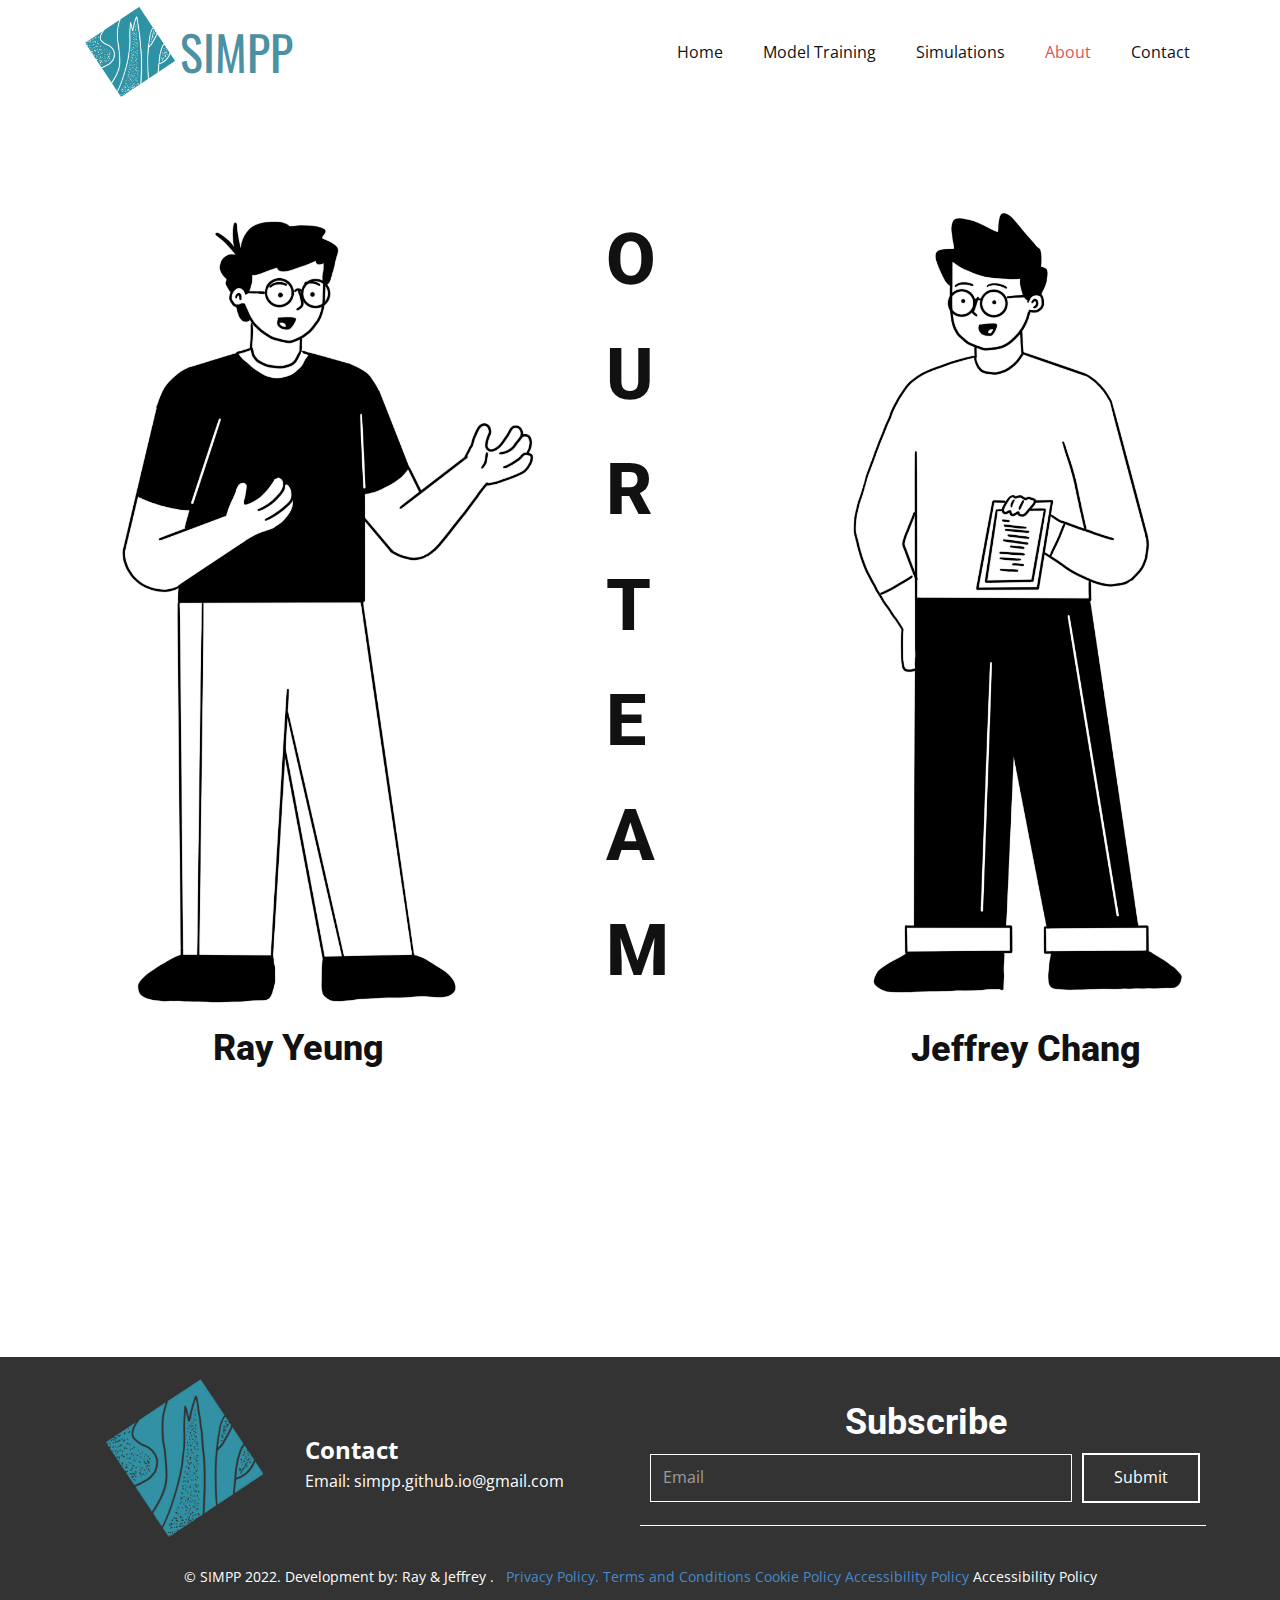
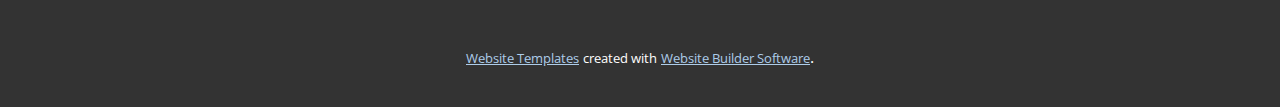
<file: SIMPP_2/About.html>
<!DOCTYPE html>
<html style="font-size: 16px;" lang="en">
  <head>
    <meta name="viewport" content="width=device-width, initial-scale=1.0">
    <meta charset="utf-8">
    <meta name="keywords" content="">
    <meta name="description" content="">
    <meta name="page_type" content="np-template-header-footer-from-plugin">
    <title>About</title>
    <link rel="stylesheet" href="nicepage.css" media="screen">
<link rel="stylesheet" href="About.css" media="screen">
    <script class="u-script" type="text/javascript" src="jquery.js" defer=""></script>
    <script class="u-script" type="text/javascript" src="nicepage.js" defer=""></script>
    <link rel="icon" href="images/favicon.png">
    <link id="u-theme-google-font" rel="stylesheet" href="https://fonts.googleapis.com/css?family=Roboto:100,100i,300,300i,400,400i,500,500i,700,700i,900,900i|Open+Sans:300,300i,400,400i,500,500i,600,600i,700,700i,800,800i">
    <link id="u-page-google-font" rel="stylesheet" href="https://fonts.googleapis.com/css?family=Oswald:200,300,400,500,600,700">
    
    
    <script type="application/ld+json">{
		"@context": "http://schema.org",
		"@type": "Organization",
		"name": "SIMPP"
}</script>
    <meta name="theme-color" content="#478ac9">
    <meta property="og:title" content="About">
    <meta property="og:description" content="">
    <meta property="og:type" content="website">
  </head>
  <body class="u-body u-xl-mode"><header class="u-clearfix u-header u-header" id="sec-acae"><div class="u-clearfix u-sheet u-valign-middle-md u-valign-middle-sm u-valign-middle-xs u-sheet-1">
        <div class="u-clearfix u-group-elements u-group-elements-1">
          <img class="u-hover-feature u-image u-image-default u-image-1" src="images/Untitled_Artwork911.png" alt="" data-image-width="1643" data-image-height="1341" data-href="Home.html" data-page-id="74660296">
          <h1 class="u-custom-font u-font-oswald u-hover-feature u-text u-text-custom-color-1 u-text-default u-text-1">
            <a class="u-active-none u-border-none u-btn u-button-link u-button-style u-hover-none u-none u-text-custom-color-1 u-btn-1" href="Home.html" data-page-id="74660296">SIMPP</a>
          </h1>
        </div>
        <nav class="u-align-left u-menu u-menu-dropdown u-offcanvas u-offcanvas-shift u-menu-1" data-responsive-from="MD">
          <div class="menu-collapse">
            <a class="u-button-style u-custom-text-active-color u-custom-text-hover-color u-nav-link" href="#" style="padding: 4px 0px; font-size: calc(1em + 8px);">
              <svg class="u-svg-link" preserveAspectRatio="xMidYMin slice" viewBox="0 0 302 302" style=""><use xmlns:xlink="http://www.w3.org/1999/xlink" xlink:href="#svg-5c50"></use></svg>
              <svg xmlns="http://www.w3.org/2000/svg" xmlns:xlink="http://www.w3.org/1999/xlink" version="1.1" id="svg-5c50" x="0px" y="0px" viewBox="0 0 302 302" style="enable-background:new 0 0 302 302;" xml:space="preserve" class="u-svg-content"><g><rect y="36" width="302" height="30"></rect><rect y="236" width="302" height="30"></rect><rect y="136" width="302" height="30"></rect>
</g><g></g><g></g><g></g><g></g><g></g><g></g><g></g><g></g><g></g><g></g><g></g><g></g><g></g><g></g><g></g></svg>
            </a>
          </div>
          <div class="u-custom-menu u-nav-container">
            <ul class="u-nav u-unstyled u-nav-1"><li class="u-nav-item"><a class="u-button-style u-nav-link u-text-active-palette-2-base u-text-hover-custom-color-1" href="Home.html" style="padding: 10px 20px;">Home</a>
</li><li class="u-nav-item"><a class="u-button-style u-nav-link u-text-active-palette-2-base u-text-hover-custom-color-1" href="Model-Training.html" style="padding: 10px 20px;">Model Training</a>
</li><li class="u-nav-item"><a class="u-button-style u-nav-link u-text-active-palette-2-base u-text-hover-custom-color-1" href="Simulations.html" style="padding: 10px 20px;">Simulations</a>
</li><li class="u-nav-item"><a class="u-button-style u-nav-link u-text-active-palette-2-base u-text-hover-custom-color-1" href="About.html" style="padding: 10px 20px;">About</a>
</li><li class="u-nav-item"><a class="u-button-style u-nav-link u-text-active-palette-2-base u-text-hover-custom-color-1" href="Contact.html" style="padding: 10px 20px;">Contact</a>
</li></ul>
          </div>
          <div class="u-custom-menu u-nav-container-collapse">
            <div class="u-align-center u-black u-container-style u-inner-container-layout u-opacity u-opacity-95 u-sidenav">
              <div class="u-inner-container-layout u-sidenav-overflow">
                <div class="u-menu-close"></div>
                <ul class="u-align-center u-nav u-popupmenu-items u-unstyled u-nav-2"><li class="u-nav-item"><a class="u-button-style u-nav-link" href="Home.html">Home</a>
</li><li class="u-nav-item"><a class="u-button-style u-nav-link" href="Model-Training.html">Model Training</a>
</li><li class="u-nav-item"><a class="u-button-style u-nav-link" href="Simulations.html">Simulations</a>
</li><li class="u-nav-item"><a class="u-button-style u-nav-link" href="About.html">About</a>
</li><li class="u-nav-item"><a class="u-button-style u-nav-link" href="Contact.html">Contact</a>
</li></ul>
              </div>
            </div>
            <div class="u-black u-menu-overlay u-opacity u-opacity-70"></div>
          </div>
        </nav>
      </div></header>
    <section class="u-clearfix u-section-1" id="sec-3fbc">
      <div class="u-clearfix u-sheet u-sheet-1">
        <img class="u-hover-feature u-image u-image-default u-image-1" src="images/Untitled_Artwork97copy2.png" alt="" data-image-width="653" data-image-height="1509">
        <img class="u-expanded-width-xs u-hover-feature u-image u-image-default u-image-2" src="images/Untitled_Artwork97copy.png" alt="" data-image-width="808" data-image-height="1469">
        <h1 class="u-text u-text-font u-title u-text-1">OUR TEAM</h1>
        <h1 class="u-text u-text-font u-title u-text-2">Ray Yeung</h1>
        <h1 class="u-text u-text-font u-title u-text-3">Jeffrey Chang</h1>
      </div>
      
      
    </section>
    
    
    <footer class="u-align-center u-clearfix u-footer u-grey-80 u-footer" id="sec-8b5f"><div class="u-clearfix u-sheet u-sheet-1">
        <img class="u-image u-image-default u-preserve-proportions u-image-1" src="images/Untitled_Artwork2.png" alt="" data-image-width="2048" data-image-height="2048">
        <p class="u-align-left u-text u-text-1">
          <span style="font-size: 1.5rem; font-weight: 700;">Contact</span>
          <br>Email:&nbsp;simpp.github.io@gmail.com<br>
          <br>
        </p>
        <h1 class="u-text u-text-2">Subscribe</h1>
        <div class="u-form u-form-1">
          <form action="scripts/form-8b5f.php" method="POST" class="u-clearfix u-form-horizontal u-form-spacing-10 u-inner-form" source="customphp" name="form" style="padding: 10px;">
            <div class="u-form-email u-form-group u-form-partition-factor-2">
              <label for="email-cca4" class="u-form-control-hidden u-label"></label>
              <input type="email" placeholder="Email" id="email-cca4" name="email" class="u-border-1 u-border-white u-input u-input-rectangle" required="">
            </div>
            <div class="u-align-left u-form-group u-form-submit">
              <a href="#" class="u-border-2 u-border-white u-btn u-btn-submit u-button-style u-hover-white u-none u-btn-1">Submit</a>
              <input type="submit" value="submit" class="u-form-control-hidden">
            </div>
            <div class="u-form-send-message u-form-send-success"> Thank you! Your message has been sent. </div>
            <div class="u-form-send-error u-form-send-message"> Unable to send your message. Please fix errors then try again. </div>
            <input type="hidden" value="" name="recaptchaResponse">
          </form>
        </div>
        <div class="u-border-1 u-border-white u-line u-line-horizontal u-line-1"></div>
        <p class="u-small-text u-text u-text-variant u-text-3"> © SIMPP 2022. Development by:&nbsp;Ray &amp; Jeffrey . &nbsp;&nbsp;<a href="https://ichthion.com/privacy-policy/" class="u-active-none u-border-none u-btn u-button-style u-hover-none u-none u-text-palette-1-base u-btn-2">Privacy Policy.</a>&nbsp;<a href="https://ichthion.com/terms-and-conditions/" class="u-active-none u-border-none u-btn u-button-style u-hover-none u-none u-text-palette-1-base u-btn-3">Terms and Conditions</a>&nbsp;<a href="https://ichthion.com/cookie-policy/" class="u-active-none u-border-none u-btn u-button-style u-hover-none u-none u-text-palette-1-base u-btn-4">Cookie Policy</a>&nbsp;<a href="https://ichthion.com/accessibility-policy/" class="u-active-none u-border-none u-btn u-button-style u-hover-none u-none u-text-palette-1-base u-btn-5">Accessibility Policy</a>&nbsp;Accessibility Policy
        </p>
      </div></footer>
    <section class="u-backlink u-clearfix u-grey-80">
      <a class="u-link" href="https://nicepage.com/website-templates" target="_blank">
        <span>Website Templates</span>
      </a>
      <p class="u-text">
        <span>created with</span>
      </p>
      <a class="u-link" href="" target="_blank">
        <span>Website Builder Software</span>
      </a>. 
    </section><span style="height: 64px; width: 64px; margin-left: 0px; margin-right: auto; margin-top: 0px; background-image: none; right: 45px; bottom: 80px; padding: 15px;" class="u-back-to-top u-black u-icon u-icon-rectangle u-opacity u-opacity-80 u-radius-15 u-spacing-15" data-href="#">
        <svg class="u-svg-link" preserveAspectRatio="xMidYMin slice" viewBox="0 0 551.13 551.13"><use xmlns:xlink="http://www.w3.org/1999/xlink" xlink:href="#svg-1d98"></use></svg>
        <svg class="u-svg-content" enable-background="new 0 0 551.13 551.13" viewBox="0 0 551.13 551.13" xmlns="http://www.w3.org/2000/svg" id="svg-1d98"><path d="m275.565 189.451 223.897 223.897h51.668l-275.565-275.565-275.565 275.565h51.668z"></path></svg>
    </span>
  </body>
</html>
</file>
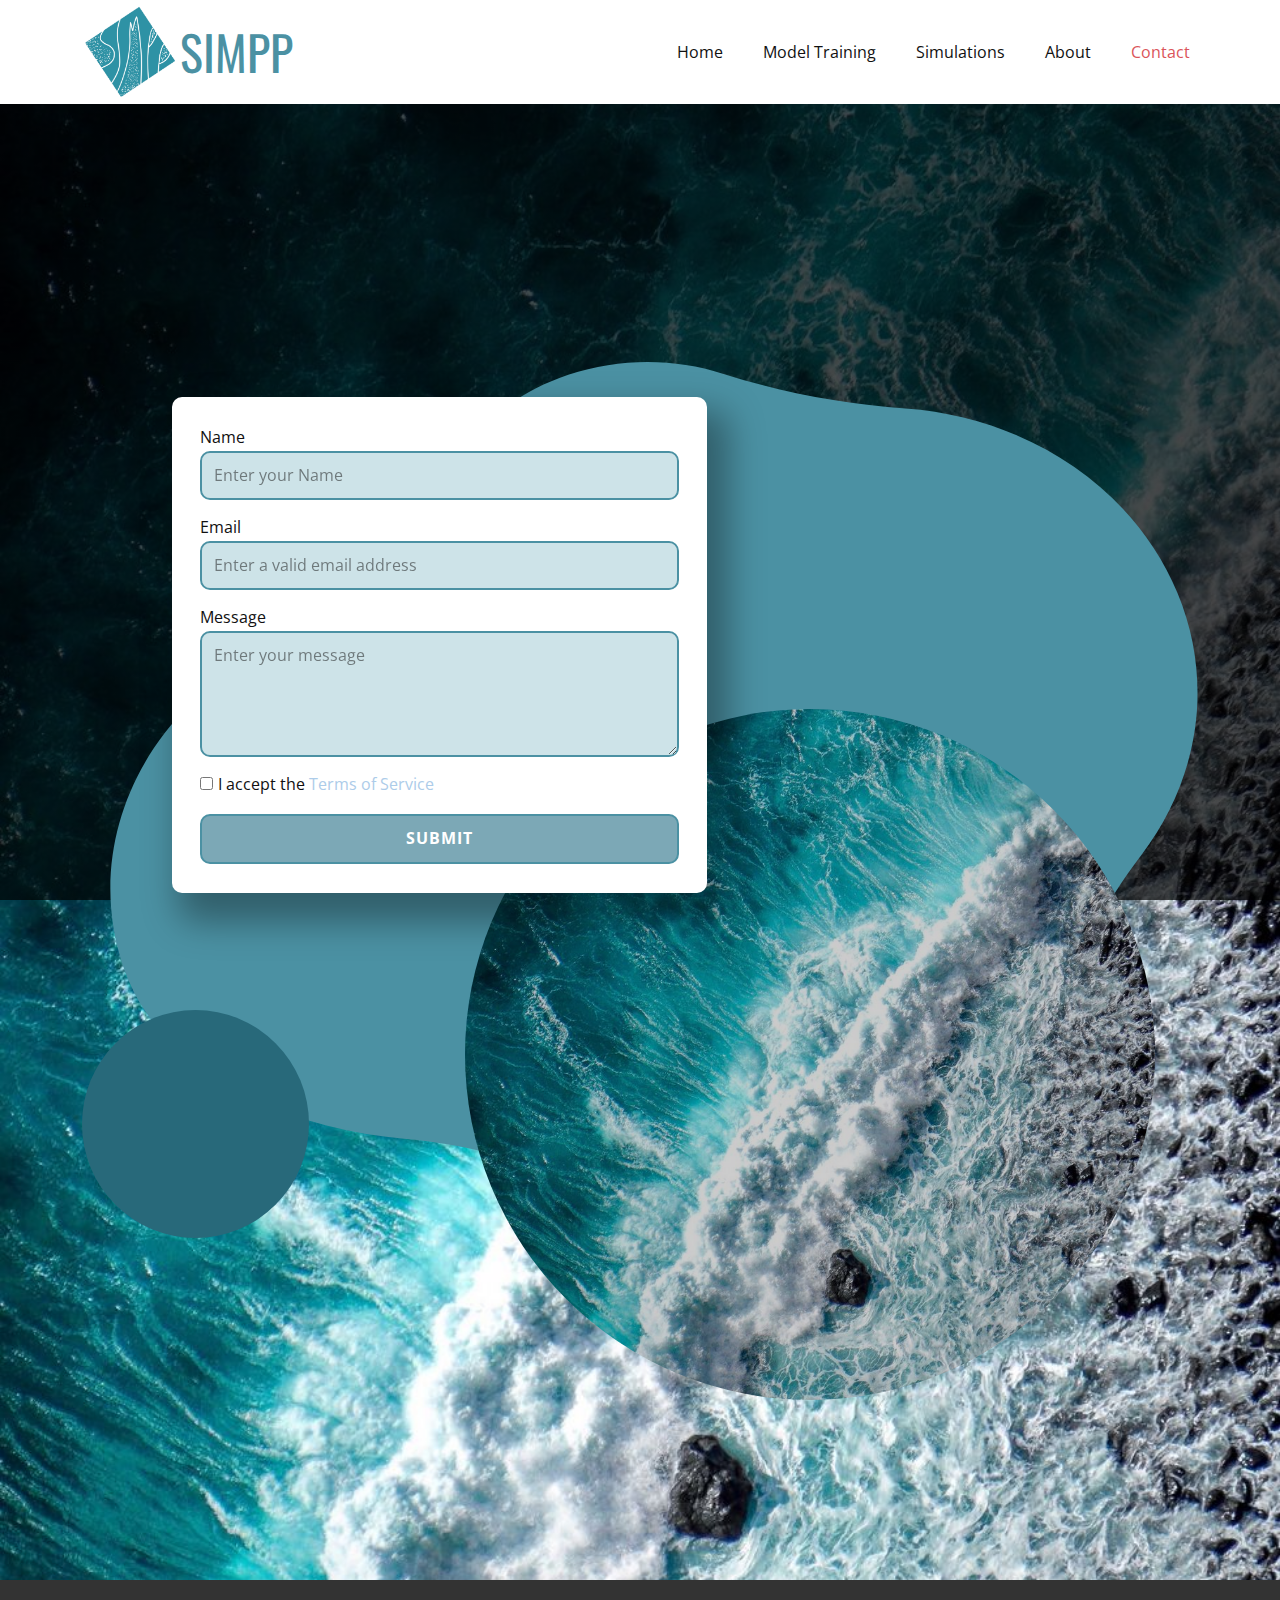
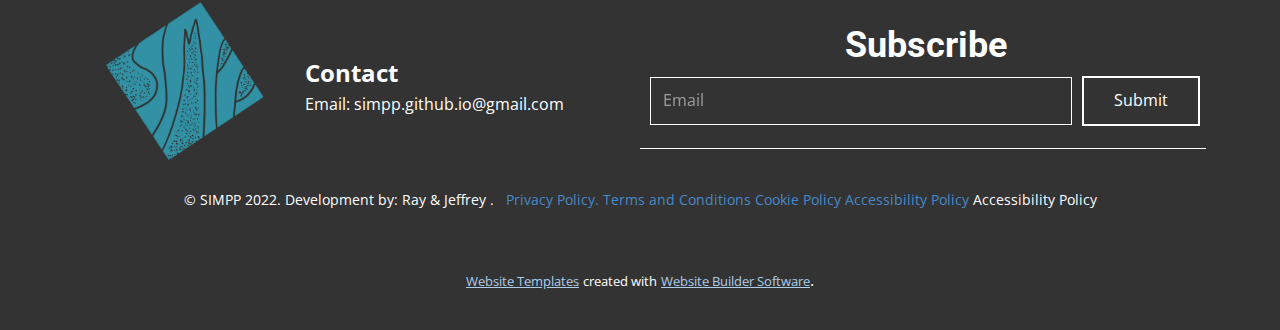
<file: SIMPP_2/Contact.html>
<!DOCTYPE html>
<html style="font-size: 16px;" lang="en">
  <head>
    <meta name="viewport" content="width=device-width, initial-scale=1.0">
    <meta charset="utf-8">
    <meta name="keywords" content="">
    <meta name="description" content="">
    <meta name="page_type" content="np-template-header-footer-from-plugin">
    <title>Contact</title>
    <link rel="stylesheet" href="nicepage.css" media="screen">
<link rel="stylesheet" href="Contact.css" media="screen">
    <script class="u-script" type="text/javascript" src="jquery.js" defer=""></script>
    <script class="u-script" type="text/javascript" src="nicepage.js" defer=""></script>
    
    <link rel="icon" href="images/favicon.png">
    <link id="u-theme-google-font" rel="stylesheet" href="https://fonts.googleapis.com/css?family=Roboto:100,100i,300,300i,400,400i,500,500i,700,700i,900,900i|Open+Sans:300,300i,400,400i,500,500i,600,600i,700,700i,800,800i">
    <link id="u-page-google-font" rel="stylesheet" href="https://fonts.googleapis.com/css?family=Oswald:200,300,400,500,600,700">
    
    
    <script type="application/ld+json">{
		"@context": "http://schema.org",
		"@type": "Organization",
		"name": "SIMPP"
}</script>
    <meta name="theme-color" content="#478ac9">
    <meta property="og:title" content="Contact">
    <meta property="og:description" content="">
    <meta property="og:type" content="website">
  </head>
  <body class="u-body u-xl-mode"><header class="u-clearfix u-header u-header" id="sec-acae"><div class="u-clearfix u-sheet u-valign-middle-md u-valign-middle-sm u-valign-middle-xs u-sheet-1">
        <div class="u-clearfix u-group-elements u-group-elements-1">
          <img class="u-hover-feature u-image u-image-default u-image-1" src="images/Untitled_Artwork911.png" alt="" data-image-width="1643" data-image-height="1341" data-href="Home.html" data-page-id="74660296">
          <h1 class="u-custom-font u-font-oswald u-hover-feature u-text u-text-custom-color-1 u-text-default u-text-1">
            <a class="u-active-none u-border-none u-btn u-button-link u-button-style u-hover-none u-none u-text-custom-color-1 u-btn-1" href="Home.html" data-page-id="74660296">SIMPP</a>
          </h1>
        </div>
        <nav class="u-align-left u-menu u-menu-dropdown u-offcanvas u-offcanvas-shift u-menu-1" data-responsive-from="MD">
          <div class="menu-collapse">
            <a class="u-button-style u-custom-text-active-color u-custom-text-hover-color u-nav-link" href="#" style="padding: 4px 0px; font-size: calc(1em + 8px);">
              <svg class="u-svg-link" preserveAspectRatio="xMidYMin slice" viewBox="0 0 302 302" style=""><use xmlns:xlink="http://www.w3.org/1999/xlink" xlink:href="#svg-5c50"></use></svg>
              <svg xmlns="http://www.w3.org/2000/svg" xmlns:xlink="http://www.w3.org/1999/xlink" version="1.1" id="svg-5c50" x="0px" y="0px" viewBox="0 0 302 302" style="enable-background:new 0 0 302 302;" xml:space="preserve" class="u-svg-content"><g><rect y="36" width="302" height="30"></rect><rect y="236" width="302" height="30"></rect><rect y="136" width="302" height="30"></rect>
</g><g></g><g></g><g></g><g></g><g></g><g></g><g></g><g></g><g></g><g></g><g></g><g></g><g></g><g></g><g></g></svg>
            </a>
          </div>
          <div class="u-custom-menu u-nav-container">
            <ul class="u-nav u-unstyled u-nav-1"><li class="u-nav-item"><a class="u-button-style u-nav-link u-text-active-palette-2-base u-text-hover-custom-color-1" href="Home.html" style="padding: 10px 20px;">Home</a>
</li><li class="u-nav-item"><a class="u-button-style u-nav-link u-text-active-palette-2-base u-text-hover-custom-color-1" href="Model-Training.html" style="padding: 10px 20px;">Model Training</a>
</li><li class="u-nav-item"><a class="u-button-style u-nav-link u-text-active-palette-2-base u-text-hover-custom-color-1" href="Simulations.html" style="padding: 10px 20px;">Simulations</a>
</li><li class="u-nav-item"><a class="u-button-style u-nav-link u-text-active-palette-2-base u-text-hover-custom-color-1" href="About.html" style="padding: 10px 20px;">About</a>
</li><li class="u-nav-item"><a class="u-button-style u-nav-link u-text-active-palette-2-base u-text-hover-custom-color-1" href="Contact.html" style="padding: 10px 20px;">Contact</a>
</li></ul>
          </div>
          <div class="u-custom-menu u-nav-container-collapse">
            <div class="u-align-center u-black u-container-style u-inner-container-layout u-opacity u-opacity-95 u-sidenav">
              <div class="u-inner-container-layout u-sidenav-overflow">
                <div class="u-menu-close"></div>
                <ul class="u-align-center u-nav u-popupmenu-items u-unstyled u-nav-2"><li class="u-nav-item"><a class="u-button-style u-nav-link" href="Home.html">Home</a>
</li><li class="u-nav-item"><a class="u-button-style u-nav-link" href="Model-Training.html">Model Training</a>
</li><li class="u-nav-item"><a class="u-button-style u-nav-link" href="Simulations.html">Simulations</a>
</li><li class="u-nav-item"><a class="u-button-style u-nav-link" href="About.html">About</a>
</li><li class="u-nav-item"><a class="u-button-style u-nav-link" href="Contact.html">Contact</a>
</li></ul>
              </div>
            </div>
            <div class="u-black u-menu-overlay u-opacity u-opacity-70"></div>
          </div>
        </nav>
      </div></header>
    <section class="u-clearfix u-image u-parallax u-shading u-section-1" id="carousel_516e" data-image-width="981" data-image-height="1600">
      <div class="u-clearfix u-sheet u-sheet-1">
        <div class="u-expanded-width-lg u-expanded-width-sm u-shape u-shape-svg u-text-custom-color-1 u-shape-1">
          <svg class="u-svg-link" preserveAspectRatio="none" viewBox="0 0 160 150" style=""><use xmlns:xlink="http://www.w3.org/1999/xlink" xlink:href="#svg-1073"></use></svg>
          <svg xmlns="http://www.w3.org/2000/svg" xmlns:xlink="http://www.w3.org/1999/xlink" version="1.1" xml:space="preserve" class="u-svg-content" viewBox="0 0 160 150" x="0px" y="0px" id="svg-1073"><path d="M43.2,126.9c14.2,1.3,27.6,7,39.1,15.6c8.3,6.1,19.4,10.3,32.7,5.3c11.7-4.4,18.6-17.4,21-30.2c2.6-13.3,8.1-25.9,15.7-37.1
	c8.3-12.1,10.8-27.9,5.3-42.7C150.5,20.3,134.6,9,117,7.6C107.9,6.9,98.8,5,90.1,1.9C83-0.6,75-0.7,67.4,2.1
	c-9.9,3.7-17,11.6-20.1,21c-3.3,10.1-10.9,18-20.6,22.2c-0.1,0-0.1,0.1-0.2,0.1c-20.3,8.9-31,32-24.6,53.2
	C6.9,115.6,25.2,125.2,43.2,126.9z"></path></svg>
        </div>
        <div class="u-align-left u-hidden-md u-hidden-sm u-hidden-xs u-image u-image-circle u-preserve-proportions u-image-1" data-image-width="981" data-image-height="1600"></div>
        <div class="u-custom-color-2 u-shape u-shape-circle u-shape-2"></div>
        <div class="u-form u-radius-10 u-white u-form-1">
          <form action="scripts/form-carousel_516e.php" method="POST" class="u-clearfix u-form-spacing-15 u-form-vertical u-inner-form" source="customphp" name="form" style="padding: 28px;">
            <div class="u-form-group u-form-name">
              <label for="name-4c18" class="u-label">Name</label>
              <input type="text" placeholder="Enter your Name" id="name-4c18" name="name" class="u-border-2 u-border-custom-color-1 u-custom-color-6 u-input u-input-rectangle u-radius-10" required="">
            </div>
            <div class="u-form-email u-form-group">
              <label for="email-4c18" class="u-label">Email</label>
              <input type="email" placeholder="Enter a valid email address" id="email-4c18" name="email" class="u-border-2 u-border-custom-color-1 u-custom-color-6 u-input u-input-rectangle u-radius-10" required="">
            </div>
            <div class="u-form-group u-form-message">
              <label for="message-4c18" class="u-label">Message</label>
              <textarea placeholder="Enter your message" rows="4" cols="50" id="message-4c18" name="message" class="u-border-2 u-border-custom-color-1 u-custom-color-6 u-input u-input-rectangle u-radius-10" required=""></textarea>
            </div>
            <div class="u-form-agree u-form-group u-form-group-4">
              <input type="checkbox" id="agree-a472" name="agree" class="u-agree-checkbox" required="">
              <label for="agree-a472" class="u-label">I accept the <a href="#">Terms of Service</a>
              </label>
            </div>
            <div class="u-align-right u-form-group u-form-submit">
              <a href="#" class="u-active-custom-color-5 u-border-2 u-border-active-custom-color-5 u-border-custom-color-1 u-border-hover-custom-color-2 u-btn u-btn-round u-btn-submit u-button-style u-custom-color-4 u-hover-custom-color-2 u-radius-10 u-btn-1">Submit</a>
              <input type="submit" value="submit" class="u-form-control-hidden">
            </div>
            <div class="u-form-send-message u-form-send-success"> Thank you! Your message has been sent. </div>
            <div class="u-form-send-error u-form-send-message"> Unable to send your message. Please fix errors then try again. </div>
            <input type="hidden" value="" name="recaptchaResponse">
          </form>
        </div>
      </div>
    </section>
    
    
    <footer class="u-align-center u-clearfix u-footer u-grey-80 u-footer" id="sec-8b5f"><div class="u-clearfix u-sheet u-sheet-1">
        <img class="u-image u-image-default u-preserve-proportions u-image-1" src="images/Untitled_Artwork2.png" alt="" data-image-width="2048" data-image-height="2048">
        <p class="u-align-left u-text u-text-1">
          <span style="font-size: 1.5rem; font-weight: 700;">Contact</span>
          <br>Email:&nbsp;simpp.github.io@gmail.com<br>
          <br>
        </p>
        <h1 class="u-text u-text-2">Subscribe</h1>
        <div class="u-form u-form-1">
          <form action="scripts/form-8b5f-1.php" method="POST" class="u-clearfix u-form-horizontal u-form-spacing-10 u-inner-form" source="customphp" name="form" style="padding: 10px;">
            <div class="u-form-email u-form-group u-form-partition-factor-2">
              <label for="email-cca4" class="u-form-control-hidden u-label"></label>
              <input type="email" placeholder="Email" id="email-cca4" name="email" class="u-border-1 u-border-white u-input u-input-rectangle" required="">
            </div>
            <div class="u-align-left u-form-group u-form-submit">
              <a href="#" class="u-border-2 u-border-white u-btn u-btn-submit u-button-style u-hover-white u-none u-btn-1">Submit</a>
              <input type="submit" value="submit" class="u-form-control-hidden">
            </div>
            <div class="u-form-send-message u-form-send-success"> Thank you! Your message has been sent. </div>
            <div class="u-form-send-error u-form-send-message"> Unable to send your message. Please fix errors then try again. </div>
            <input type="hidden" value="" name="recaptchaResponse">
          </form>
        </div>
        <div class="u-border-1 u-border-white u-line u-line-horizontal u-line-1"></div>
        <p class="u-small-text u-text u-text-variant u-text-3"> © SIMPP 2022. Development by:&nbsp;Ray &amp; Jeffrey . &nbsp;&nbsp;<a href="https://ichthion.com/privacy-policy/" class="u-active-none u-border-none u-btn u-button-style u-hover-none u-none u-text-palette-1-base u-btn-2">Privacy Policy.</a>&nbsp;<a href="https://ichthion.com/terms-and-conditions/" class="u-active-none u-border-none u-btn u-button-style u-hover-none u-none u-text-palette-1-base u-btn-3">Terms and Conditions</a>&nbsp;<a href="https://ichthion.com/cookie-policy/" class="u-active-none u-border-none u-btn u-button-style u-hover-none u-none u-text-palette-1-base u-btn-4">Cookie Policy</a>&nbsp;<a href="https://ichthion.com/accessibility-policy/" class="u-active-none u-border-none u-btn u-button-style u-hover-none u-none u-text-palette-1-base u-btn-5">Accessibility Policy</a>&nbsp;Accessibility Policy
        </p>
      </div></footer>
    <section class="u-backlink u-clearfix u-grey-80">
      <a class="u-link" href="https://nicepage.com/website-templates" target="_blank">
        <span>Website Templates</span>
      </a>
      <p class="u-text">
        <span>created with</span>
      </p>
      <a class="u-link" href="" target="_blank">
        <span>Website Builder Software</span>
      </a>. 
    </section><span style="height: 64px; width: 64px; margin-left: 0px; margin-right: auto; margin-top: 0px; background-image: none; right: 45px; bottom: 80px; padding: 15px;" class="u-back-to-top u-black u-icon u-icon-rectangle u-opacity u-opacity-80 u-radius-15 u-spacing-15" data-href="#">
        <svg class="u-svg-link" preserveAspectRatio="xMidYMin slice" viewBox="0 0 551.13 551.13"><use xmlns:xlink="http://www.w3.org/1999/xlink" xlink:href="#svg-1d98"></use></svg>
        <svg class="u-svg-content" enable-background="new 0 0 551.13 551.13" viewBox="0 0 551.13 551.13" xmlns="http://www.w3.org/2000/svg" id="svg-1d98"><path d="m275.565 189.451 223.897 223.897h51.668l-275.565-275.565-275.565 275.565h51.668z"></path></svg>
    </span>
  </body>
</html>
</file>
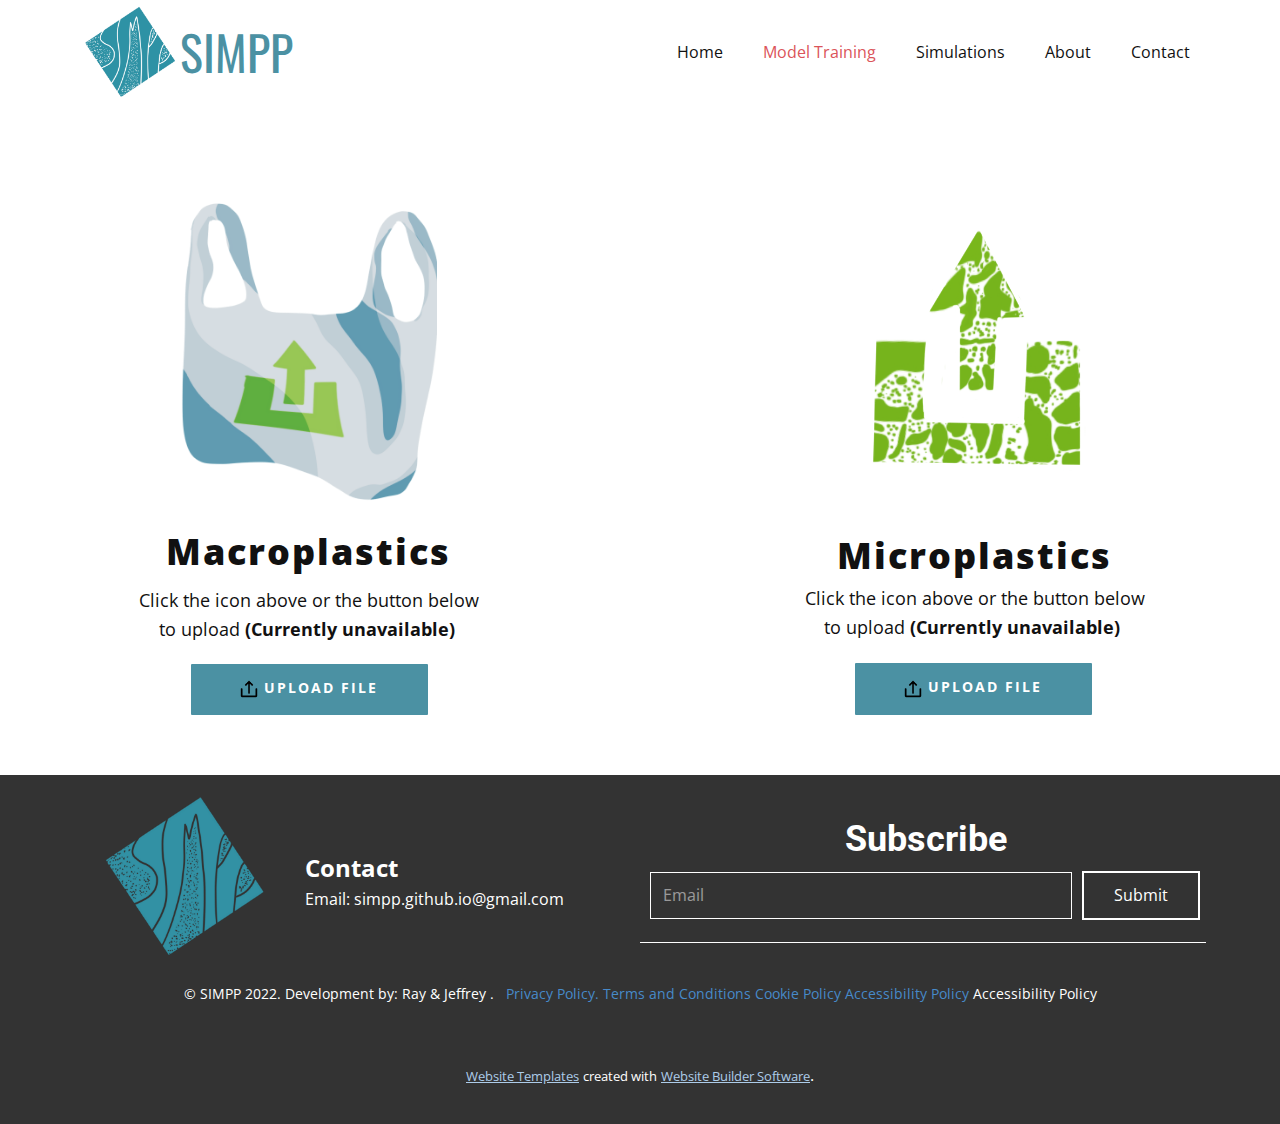
<file: SIMPP_2/Model-Training.html>
<!DOCTYPE html>
<html style="font-size: 16px;" lang="en">
  <head>
    <meta name="viewport" content="width=device-width, initial-scale=1.0">
    <meta charset="utf-8">
    <meta name="keywords" content="">
    <meta name="description" content="">
    <meta name="page_type" content="np-template-header-footer-from-plugin">
    <title>Model Training</title>
    <link rel="stylesheet" href="nicepage.css" media="screen">
<link rel="stylesheet" href="Model-Training.css" media="screen">
    <script class="u-script" type="text/javascript" src="jquery.js" defer=""></script>
    <script class="u-script" type="text/javascript" src="nicepage.js" defer=""></script>
    <link rel="icon" href="images/favicon.png">
    <link id="u-theme-google-font" rel="stylesheet" href="https://fonts.googleapis.com/css?family=Roboto:100,100i,300,300i,400,400i,500,500i,700,700i,900,900i|Open+Sans:300,300i,400,400i,500,500i,600,600i,700,700i,800,800i">
    <link id="u-page-google-font" rel="stylesheet" href="https://fonts.googleapis.com/css?family=Oswald:200,300,400,500,600,700">
    
    
    <script type="application/ld+json">{
		"@context": "http://schema.org",
		"@type": "Organization",
		"name": "SIMPP"
}</script>
    <meta name="theme-color" content="#478ac9">
    <meta property="og:title" content="Model Training">
    <meta property="og:description" content="">
    <meta property="og:type" content="website">
  </head>
  <body class="u-body u-xl-mode"><header class="u-clearfix u-header u-header" id="sec-acae"><div class="u-clearfix u-sheet u-valign-middle-md u-valign-middle-sm u-valign-middle-xs u-sheet-1">
        <div class="u-clearfix u-group-elements u-group-elements-1">
          <img class="u-hover-feature u-image u-image-default u-image-1" src="images/Untitled_Artwork911.png" alt="" data-image-width="1643" data-image-height="1341" data-href="Home.html" data-page-id="74660296">
          <h1 class="u-custom-font u-font-oswald u-hover-feature u-text u-text-custom-color-1 u-text-default u-text-1">
            <a class="u-active-none u-border-none u-btn u-button-link u-button-style u-hover-none u-none u-text-custom-color-1 u-btn-1" href="Home.html" data-page-id="74660296">SIMPP</a>
          </h1>
        </div>
        <nav class="u-align-left u-menu u-menu-dropdown u-offcanvas u-offcanvas-shift u-menu-1" data-responsive-from="MD">
          <div class="menu-collapse">
            <a class="u-button-style u-custom-text-active-color u-custom-text-hover-color u-nav-link" href="#" style="padding: 4px 0px; font-size: calc(1em + 8px);">
              <svg class="u-svg-link" preserveAspectRatio="xMidYMin slice" viewBox="0 0 302 302" style=""><use xmlns:xlink="http://www.w3.org/1999/xlink" xlink:href="#svg-5c50"></use></svg>
              <svg xmlns="http://www.w3.org/2000/svg" xmlns:xlink="http://www.w3.org/1999/xlink" version="1.1" id="svg-5c50" x="0px" y="0px" viewBox="0 0 302 302" style="enable-background:new 0 0 302 302;" xml:space="preserve" class="u-svg-content"><g><rect y="36" width="302" height="30"></rect><rect y="236" width="302" height="30"></rect><rect y="136" width="302" height="30"></rect>
</g><g></g><g></g><g></g><g></g><g></g><g></g><g></g><g></g><g></g><g></g><g></g><g></g><g></g><g></g><g></g></svg>
            </a>
          </div>
          <div class="u-custom-menu u-nav-container">
            <ul class="u-nav u-unstyled u-nav-1"><li class="u-nav-item"><a class="u-button-style u-nav-link u-text-active-palette-2-base u-text-hover-custom-color-1" href="Home.html" style="padding: 10px 20px;">Home</a>
</li><li class="u-nav-item"><a class="u-button-style u-nav-link u-text-active-palette-2-base u-text-hover-custom-color-1" href="Model-Training.html" style="padding: 10px 20px;">Model Training</a>
</li><li class="u-nav-item"><a class="u-button-style u-nav-link u-text-active-palette-2-base u-text-hover-custom-color-1" href="Simulations.html" style="padding: 10px 20px;">Simulations</a>
</li><li class="u-nav-item"><a class="u-button-style u-nav-link u-text-active-palette-2-base u-text-hover-custom-color-1" href="About.html" style="padding: 10px 20px;">About</a>
</li><li class="u-nav-item"><a class="u-button-style u-nav-link u-text-active-palette-2-base u-text-hover-custom-color-1" href="Contact.html" style="padding: 10px 20px;">Contact</a>
</li></ul>
          </div>
          <div class="u-custom-menu u-nav-container-collapse">
            <div class="u-align-center u-black u-container-style u-inner-container-layout u-opacity u-opacity-95 u-sidenav">
              <div class="u-inner-container-layout u-sidenav-overflow">
                <div class="u-menu-close"></div>
                <ul class="u-align-center u-nav u-popupmenu-items u-unstyled u-nav-2"><li class="u-nav-item"><a class="u-button-style u-nav-link" href="Home.html">Home</a>
</li><li class="u-nav-item"><a class="u-button-style u-nav-link" href="Model-Training.html">Model Training</a>
</li><li class="u-nav-item"><a class="u-button-style u-nav-link" href="Simulations.html">Simulations</a>
</li><li class="u-nav-item"><a class="u-button-style u-nav-link" href="About.html">About</a>
</li><li class="u-nav-item"><a class="u-button-style u-nav-link" href="Contact.html">Contact</a>
</li></ul>
              </div>
            </div>
            <div class="u-black u-menu-overlay u-opacity u-opacity-70"></div>
          </div>
        </nav>
      </div></header>
    <section class="u-clearfix u-section-1" id="sec-679f">
      <div class="u-align-left u-clearfix u-sheet u-sheet-1">
        <img class="u-hover-feature u-image u-image-default u-opacity u-opacity-75 u-image-1" src="images/Untitled_Artworkcopy2.png" alt="" data-image-width="744" data-image-height="846">
        <p class="u-text u-text-default u-text-1">Macroplastics</p>
        <div class="u-align-left u-clearfix u-group-elements u-group-elements-1">
          <img class="u-hover-feature u-image u-image-default u-image-2" src="images/Untitled_Artwork.png" alt="" data-image-width="279" data-image-height="418">
          <img class="u-image u-image-default u-image-3" src="images/Untitled_Artworkcopy.png" alt="" data-image-width="404" data-image-height="386">
        </div>
        <p class="u-text u-text-default u-text-2">Microplastics</p>
        <p class="u-align-center u-text u-text-3">Click the icon above or the button below to upload&nbsp;<span style="font-weight: 700;">(Currently unavailable)&nbsp;</span>
        </p>
        <p class="u-align-center u-text u-text-4">Click the icon above or the button below to upload <span style="font-weight: 700;">(Currently unavailable)&nbsp;</span>
        </p>
        <a href="https://nicepage.cc" class="u-border-none u-btn u-btn-round u-button-style u-custom-color-1 u-hover-custom-color-2 u-radius-1 u-btn-1"><span class="u-file-icon u-icon u-icon-1"><img src="images/3580382.png" alt=""></span>&nbsp;Upload File
        </a>
        <a href="https://nicepage.cc" class="u-border-none u-btn u-btn-round u-button-style u-custom-color-1 u-hover-custom-color-2 u-radius-1 u-btn-2"><span class="u-file-icon u-icon u-icon-2"><img src="images/3580382.png" alt=""></span>&nbsp;Upload File
        </a>
      </div>
      
      
    </section>
    
    
    <footer class="u-align-center u-clearfix u-footer u-grey-80 u-footer" id="sec-8b5f"><div class="u-clearfix u-sheet u-sheet-1">
        <img class="u-image u-image-default u-preserve-proportions u-image-1" src="images/Untitled_Artwork2.png" alt="" data-image-width="2048" data-image-height="2048">
        <p class="u-align-left u-text u-text-1">
          <span style="font-size: 1.5rem; font-weight: 700;">Contact</span>
          <br>Email:&nbsp;simpp.github.io@gmail.com<br>
          <br>
        </p>
        <h1 class="u-text u-text-2">Subscribe</h1>
        <div class="u-form u-form-1">
          <form action="scripts/form-8b5f-3.php" method="POST" class="u-clearfix u-form-horizontal u-form-spacing-10 u-inner-form" source="customphp" name="form" style="padding: 10px;">
            <div class="u-form-email u-form-group u-form-partition-factor-2">
              <label for="email-cca4" class="u-form-control-hidden u-label"></label>
              <input type="email" placeholder="Email" id="email-cca4" name="email" class="u-border-1 u-border-white u-input u-input-rectangle" required="">
            </div>
            <div class="u-align-left u-form-group u-form-submit">
              <a href="#" class="u-border-2 u-border-white u-btn u-btn-submit u-button-style u-hover-white u-none u-btn-1">Submit</a>
              <input type="submit" value="submit" class="u-form-control-hidden">
            </div>
            <div class="u-form-send-message u-form-send-success"> Thank you! Your message has been sent. </div>
            <div class="u-form-send-error u-form-send-message"> Unable to send your message. Please fix errors then try again. </div>
            <input type="hidden" value="" name="recaptchaResponse">
          </form>
        </div>
        <div class="u-border-1 u-border-white u-line u-line-horizontal u-line-1"></div>
        <p class="u-small-text u-text u-text-variant u-text-3"> © SIMPP 2022. Development by:&nbsp;Ray &amp; Jeffrey . &nbsp;&nbsp;<a href="https://ichthion.com/privacy-policy/" class="u-active-none u-border-none u-btn u-button-style u-hover-none u-none u-text-palette-1-base u-btn-2">Privacy Policy.</a>&nbsp;<a href="https://ichthion.com/terms-and-conditions/" class="u-active-none u-border-none u-btn u-button-style u-hover-none u-none u-text-palette-1-base u-btn-3">Terms and Conditions</a>&nbsp;<a href="https://ichthion.com/cookie-policy/" class="u-active-none u-border-none u-btn u-button-style u-hover-none u-none u-text-palette-1-base u-btn-4">Cookie Policy</a>&nbsp;<a href="https://ichthion.com/accessibility-policy/" class="u-active-none u-border-none u-btn u-button-style u-hover-none u-none u-text-palette-1-base u-btn-5">Accessibility Policy</a>&nbsp;Accessibility Policy
        </p>
      </div></footer>
    <section class="u-backlink u-clearfix u-grey-80">
      <a class="u-link" href="https://nicepage.com/website-templates" target="_blank">
        <span>Website Templates</span>
      </a>
      <p class="u-text">
        <span>created with</span>
      </p>
      <a class="u-link" href="" target="_blank">
        <span>Website Builder Software</span>
      </a>. 
    </section><span style="height: 64px; width: 64px; margin-left: 0px; margin-right: auto; margin-top: 0px; background-image: none; right: 45px; bottom: 80px; padding: 15px;" class="u-back-to-top u-black u-icon u-icon-rectangle u-opacity u-opacity-80 u-radius-15 u-spacing-15" data-href="#">
        <svg class="u-svg-link" preserveAspectRatio="xMidYMin slice" viewBox="0 0 551.13 551.13"><use xmlns:xlink="http://www.w3.org/1999/xlink" xlink:href="#svg-1d98"></use></svg>
        <svg class="u-svg-content" enable-background="new 0 0 551.13 551.13" viewBox="0 0 551.13 551.13" xmlns="http://www.w3.org/2000/svg" id="svg-1d98"><path d="m275.565 189.451 223.897 223.897h51.668l-275.565-275.565-275.565 275.565h51.668z"></path></svg>
    </span>
  </body>
</html>
</file>
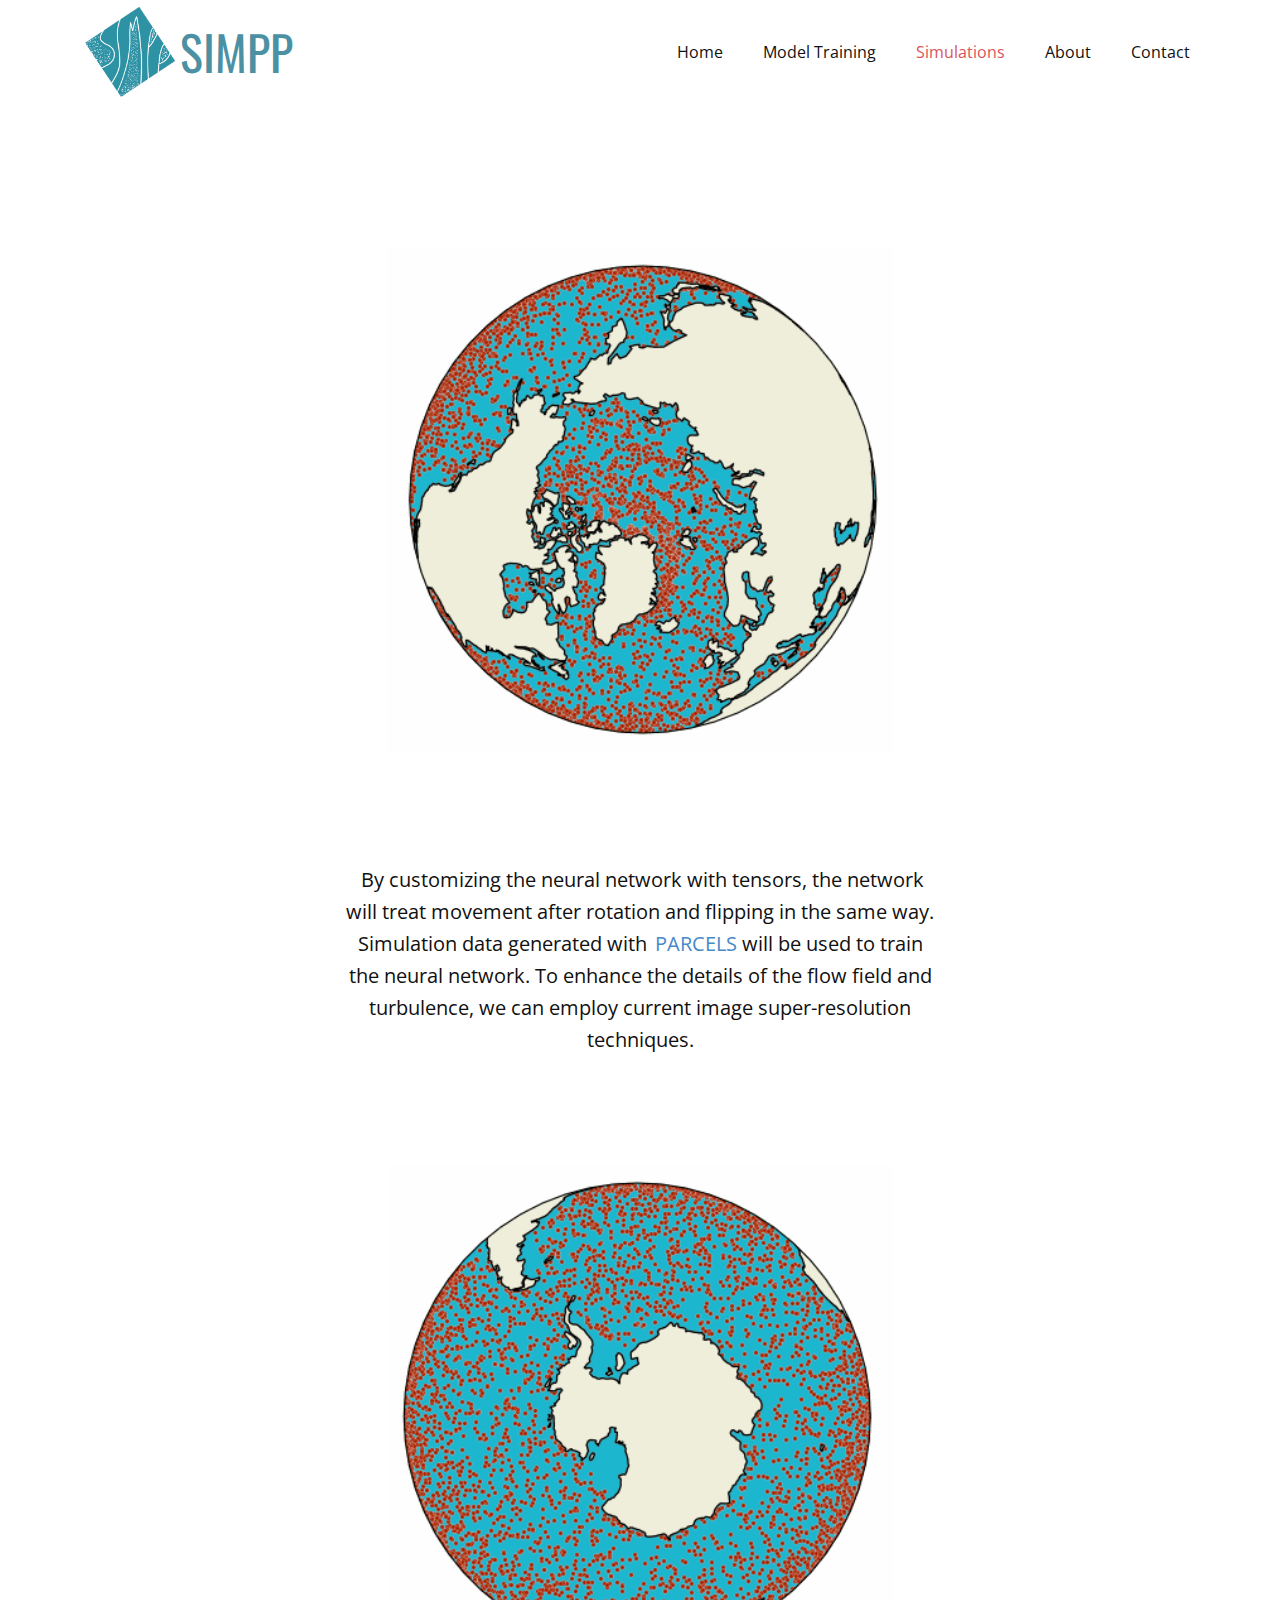
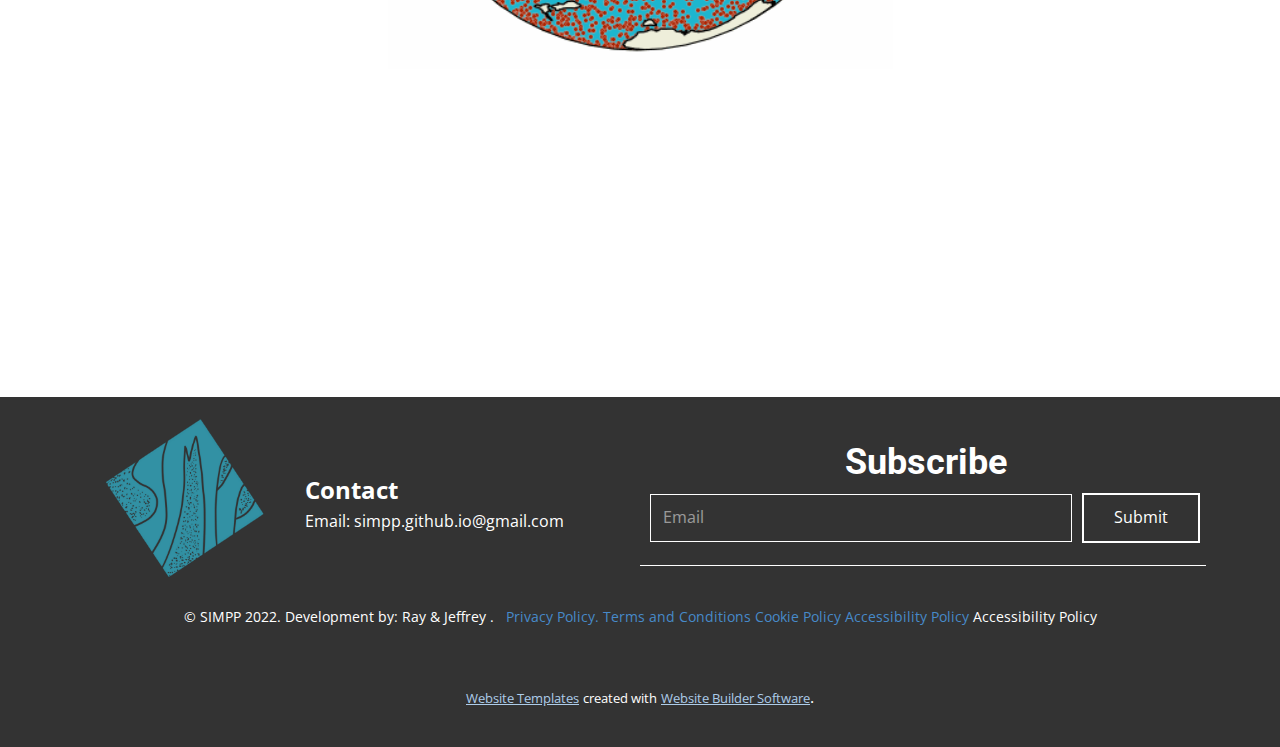
<file: SIMPP_2/Simulations.html>
<!DOCTYPE html>
<html style="font-size: 16px;" lang="en">
  <head>
    <meta name="viewport" content="width=device-width, initial-scale=1.0">
    <meta charset="utf-8">
    <meta name="keywords" content="">
    <meta name="description" content="">
    <meta name="page_type" content="np-template-header-footer-from-plugin">
    <title>Simulations</title>
    <link rel="stylesheet" href="nicepage.css" media="screen">
<link rel="stylesheet" href="Simulations.css" media="screen">
    <script class="u-script" type="text/javascript" src="jquery.js" defer=""></script>
    <script class="u-script" type="text/javascript" src="nicepage.js" defer=""></script>
    <link rel="icon" href="images/favicon.png">
    <link id="u-theme-google-font" rel="stylesheet" href="https://fonts.googleapis.com/css?family=Roboto:100,100i,300,300i,400,400i,500,500i,700,700i,900,900i|Open+Sans:300,300i,400,400i,500,500i,600,600i,700,700i,800,800i">
    <link id="u-page-google-font" rel="stylesheet" href="https://fonts.googleapis.com/css?family=Oswald:200,300,400,500,600,700">
    
    
    
    <script type="application/ld+json">{
		"@context": "http://schema.org",
		"@type": "Organization",
		"name": "SIMPP"
}</script>
    <meta name="theme-color" content="#478ac9">
    <meta property="og:title" content="Simulations">
    <meta property="og:description" content="">
    <meta property="og:type" content="website">
  </head>
  <body class="u-body u-xl-mode"><header class="u-clearfix u-header u-header" id="sec-acae"><div class="u-clearfix u-sheet u-valign-middle-md u-valign-middle-sm u-valign-middle-xs u-sheet-1">
        <div class="u-clearfix u-group-elements u-group-elements-1">
          <img class="u-hover-feature u-image u-image-default u-image-1" src="images/Untitled_Artwork911.png" alt="" data-image-width="1643" data-image-height="1341" data-href="Home.html" data-page-id="74660296">
          <h1 class="u-custom-font u-font-oswald u-hover-feature u-text u-text-custom-color-1 u-text-default u-text-1">
            <a class="u-active-none u-border-none u-btn u-button-link u-button-style u-hover-none u-none u-text-custom-color-1 u-btn-1" href="Home.html" data-page-id="74660296">SIMPP</a>
          </h1>
        </div>
        <nav class="u-align-left u-menu u-menu-dropdown u-offcanvas u-offcanvas-shift u-menu-1" data-responsive-from="MD">
          <div class="menu-collapse">
            <a class="u-button-style u-custom-text-active-color u-custom-text-hover-color u-nav-link" href="#" style="padding: 4px 0px; font-size: calc(1em + 8px);">
              <svg class="u-svg-link" preserveAspectRatio="xMidYMin slice" viewBox="0 0 302 302" style=""><use xmlns:xlink="http://www.w3.org/1999/xlink" xlink:href="#svg-5c50"></use></svg>
              <svg xmlns="http://www.w3.org/2000/svg" xmlns:xlink="http://www.w3.org/1999/xlink" version="1.1" id="svg-5c50" x="0px" y="0px" viewBox="0 0 302 302" style="enable-background:new 0 0 302 302;" xml:space="preserve" class="u-svg-content"><g><rect y="36" width="302" height="30"></rect><rect y="236" width="302" height="30"></rect><rect y="136" width="302" height="30"></rect>
</g><g></g><g></g><g></g><g></g><g></g><g></g><g></g><g></g><g></g><g></g><g></g><g></g><g></g><g></g><g></g></svg>
            </a>
          </div>
          <div class="u-custom-menu u-nav-container">
            <ul class="u-nav u-unstyled u-nav-1"><li class="u-nav-item"><a class="u-button-style u-nav-link u-text-active-palette-2-base u-text-hover-custom-color-1" href="Home.html" style="padding: 10px 20px;">Home</a>
</li><li class="u-nav-item"><a class="u-button-style u-nav-link u-text-active-palette-2-base u-text-hover-custom-color-1" href="Model-Training.html" style="padding: 10px 20px;">Model Training</a>
</li><li class="u-nav-item"><a class="u-button-style u-nav-link u-text-active-palette-2-base u-text-hover-custom-color-1" href="Simulations.html" style="padding: 10px 20px;">Simulations</a>
</li><li class="u-nav-item"><a class="u-button-style u-nav-link u-text-active-palette-2-base u-text-hover-custom-color-1" href="About.html" style="padding: 10px 20px;">About</a>
</li><li class="u-nav-item"><a class="u-button-style u-nav-link u-text-active-palette-2-base u-text-hover-custom-color-1" href="Contact.html" style="padding: 10px 20px;">Contact</a>
</li></ul>
          </div>
          <div class="u-custom-menu u-nav-container-collapse">
            <div class="u-align-center u-black u-container-style u-inner-container-layout u-opacity u-opacity-95 u-sidenav">
              <div class="u-inner-container-layout u-sidenav-overflow">
                <div class="u-menu-close"></div>
                <ul class="u-align-center u-nav u-popupmenu-items u-unstyled u-nav-2"><li class="u-nav-item"><a class="u-button-style u-nav-link" href="Home.html">Home</a>
</li><li class="u-nav-item"><a class="u-button-style u-nav-link" href="Model-Training.html">Model Training</a>
</li><li class="u-nav-item"><a class="u-button-style u-nav-link" href="Simulations.html">Simulations</a>
</li><li class="u-nav-item"><a class="u-button-style u-nav-link" href="About.html">About</a>
</li><li class="u-nav-item"><a class="u-button-style u-nav-link" href="Contact.html">Contact</a>
</li></ul>
              </div>
            </div>
            <div class="u-black u-menu-overlay u-opacity u-opacity-70"></div>
          </div>
        </nav>
      </div></header>
    <section class="u-clearfix u-section-1" id="sec-de2f">
      <div class="u-align-left u-clearfix u-sheet u-sheet-1">
        <img class="u-image u-image-default u-image-1" src="images/ezgif.com-gif-maker1.gif" alt="" data-image-width="403" data-image-height="400">
        <p class="u-align-center u-text u-text-1"> &nbsp;By customizing the neural network with tensors, the network will treat movement after rotation and flipping in the same way. Simulation data generated with&nbsp; &nbsp; &nbsp; &nbsp; &nbsp; &nbsp; &nbsp; &nbsp; &nbsp; &nbsp;will be used to train the neural network. To enhance the details of the flow field and turbulence, we can employ current image super-resolution techniques.</p>
        <p class="u-align-center u-text u-text-2">
          <a class="u-active-none u-border-none u-btn u-button-link u-button-style u-hover-none u-none u-text-palette-1-base u-btn-1" href="https://oceanparcels.org/index.html" target="_blank">PARCELS</a>
        </p>
      </div>
    </section>
    <section class="u-clearfix u-section-2" id="sec-e21f">
      <div class="u-clearfix u-sheet u-sheet-1">
        <img class="u-image u-image-default u-image-1" src="images/ezgif.com-gif-maker2.gif" alt="" data-image-width="403" data-image-height="400">
      </div>
    </section>
    
    
    <footer class="u-align-center u-clearfix u-footer u-grey-80 u-footer" id="sec-8b5f"><div class="u-clearfix u-sheet u-sheet-1">
        <img class="u-image u-image-default u-preserve-proportions u-image-1" src="images/Untitled_Artwork2.png" alt="" data-image-width="2048" data-image-height="2048">
        <p class="u-align-left u-text u-text-1">
          <span style="font-size: 1.5rem; font-weight: 700;">Contact</span>
          <br>Email:&nbsp;simpp.github.io@gmail.com<br>
          <br>
        </p>
        <h1 class="u-text u-text-2">Subscribe</h1>
        <div class="u-form u-form-1">
          <form action="scripts/form-8b5f-4.php" method="POST" class="u-clearfix u-form-horizontal u-form-spacing-10 u-inner-form" source="customphp" name="form" style="padding: 10px;">
            <div class="u-form-email u-form-group u-form-partition-factor-2">
              <label for="email-cca4" class="u-form-control-hidden u-label"></label>
              <input type="email" placeholder="Email" id="email-cca4" name="email" class="u-border-1 u-border-white u-input u-input-rectangle" required="">
            </div>
            <div class="u-align-left u-form-group u-form-submit">
              <a href="#" class="u-border-2 u-border-white u-btn u-btn-submit u-button-style u-hover-white u-none u-btn-1">Submit</a>
              <input type="submit" value="submit" class="u-form-control-hidden">
            </div>
            <div class="u-form-send-message u-form-send-success"> Thank you! Your message has been sent. </div>
            <div class="u-form-send-error u-form-send-message"> Unable to send your message. Please fix errors then try again. </div>
            <input type="hidden" value="" name="recaptchaResponse">
          </form>
        </div>
        <div class="u-border-1 u-border-white u-line u-line-horizontal u-line-1"></div>
        <p class="u-small-text u-text u-text-variant u-text-3"> © SIMPP 2022. Development by:&nbsp;Ray &amp; Jeffrey . &nbsp;&nbsp;<a href="https://ichthion.com/privacy-policy/" class="u-active-none u-border-none u-btn u-button-style u-hover-none u-none u-text-palette-1-base u-btn-2">Privacy Policy.</a>&nbsp;<a href="https://ichthion.com/terms-and-conditions/" class="u-active-none u-border-none u-btn u-button-style u-hover-none u-none u-text-palette-1-base u-btn-3">Terms and Conditions</a>&nbsp;<a href="https://ichthion.com/cookie-policy/" class="u-active-none u-border-none u-btn u-button-style u-hover-none u-none u-text-palette-1-base u-btn-4">Cookie Policy</a>&nbsp;<a href="https://ichthion.com/accessibility-policy/" class="u-active-none u-border-none u-btn u-button-style u-hover-none u-none u-text-palette-1-base u-btn-5">Accessibility Policy</a>&nbsp;Accessibility Policy
        </p>
      </div></footer>
    <section class="u-backlink u-clearfix u-grey-80">
      <a class="u-link" href="https://nicepage.com/website-templates" target="_blank">
        <span>Website Templates</span>
      </a>
      <p class="u-text">
        <span>created with</span>
      </p>
      <a class="u-link" href="" target="_blank">
        <span>Website Builder Software</span>
      </a>. 
    </section><span style="height: 64px; width: 64px; margin-left: 0px; margin-right: auto; margin-top: 0px; background-image: none; right: 45px; bottom: 80px; padding: 15px;" class="u-back-to-top u-black u-icon u-icon-rectangle u-opacity u-opacity-80 u-radius-15 u-spacing-15" data-href="#">
        <svg class="u-svg-link" preserveAspectRatio="xMidYMin slice" viewBox="0 0 551.13 551.13"><use xmlns:xlink="http://www.w3.org/1999/xlink" xlink:href="#svg-1d98"></use></svg>
        <svg class="u-svg-content" enable-background="new 0 0 551.13 551.13" viewBox="0 0 551.13 551.13" xmlns="http://www.w3.org/2000/svg" id="svg-1d98"><path d="m275.565 189.451 223.897 223.897h51.668l-275.565-275.565-275.565 275.565h51.668z"></path></svg>
    </span>
  </body>
</html>
</file>
